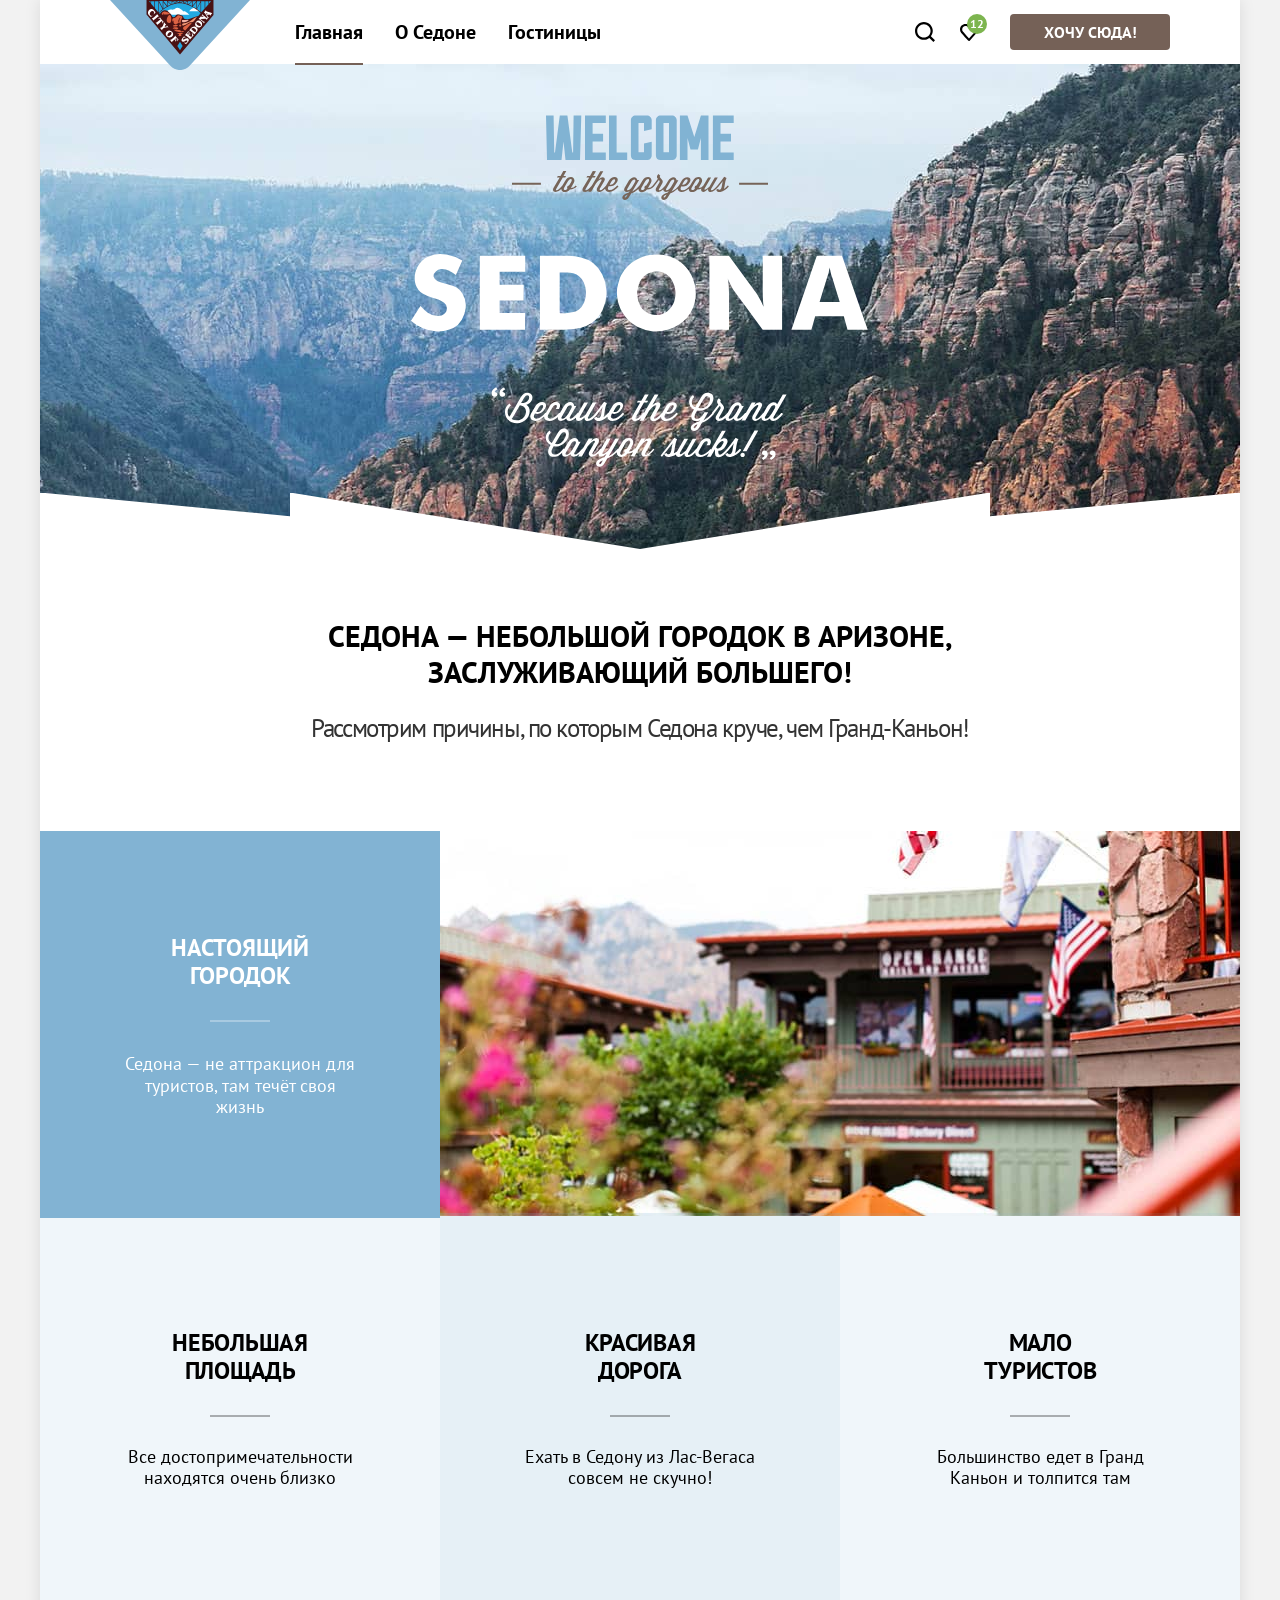
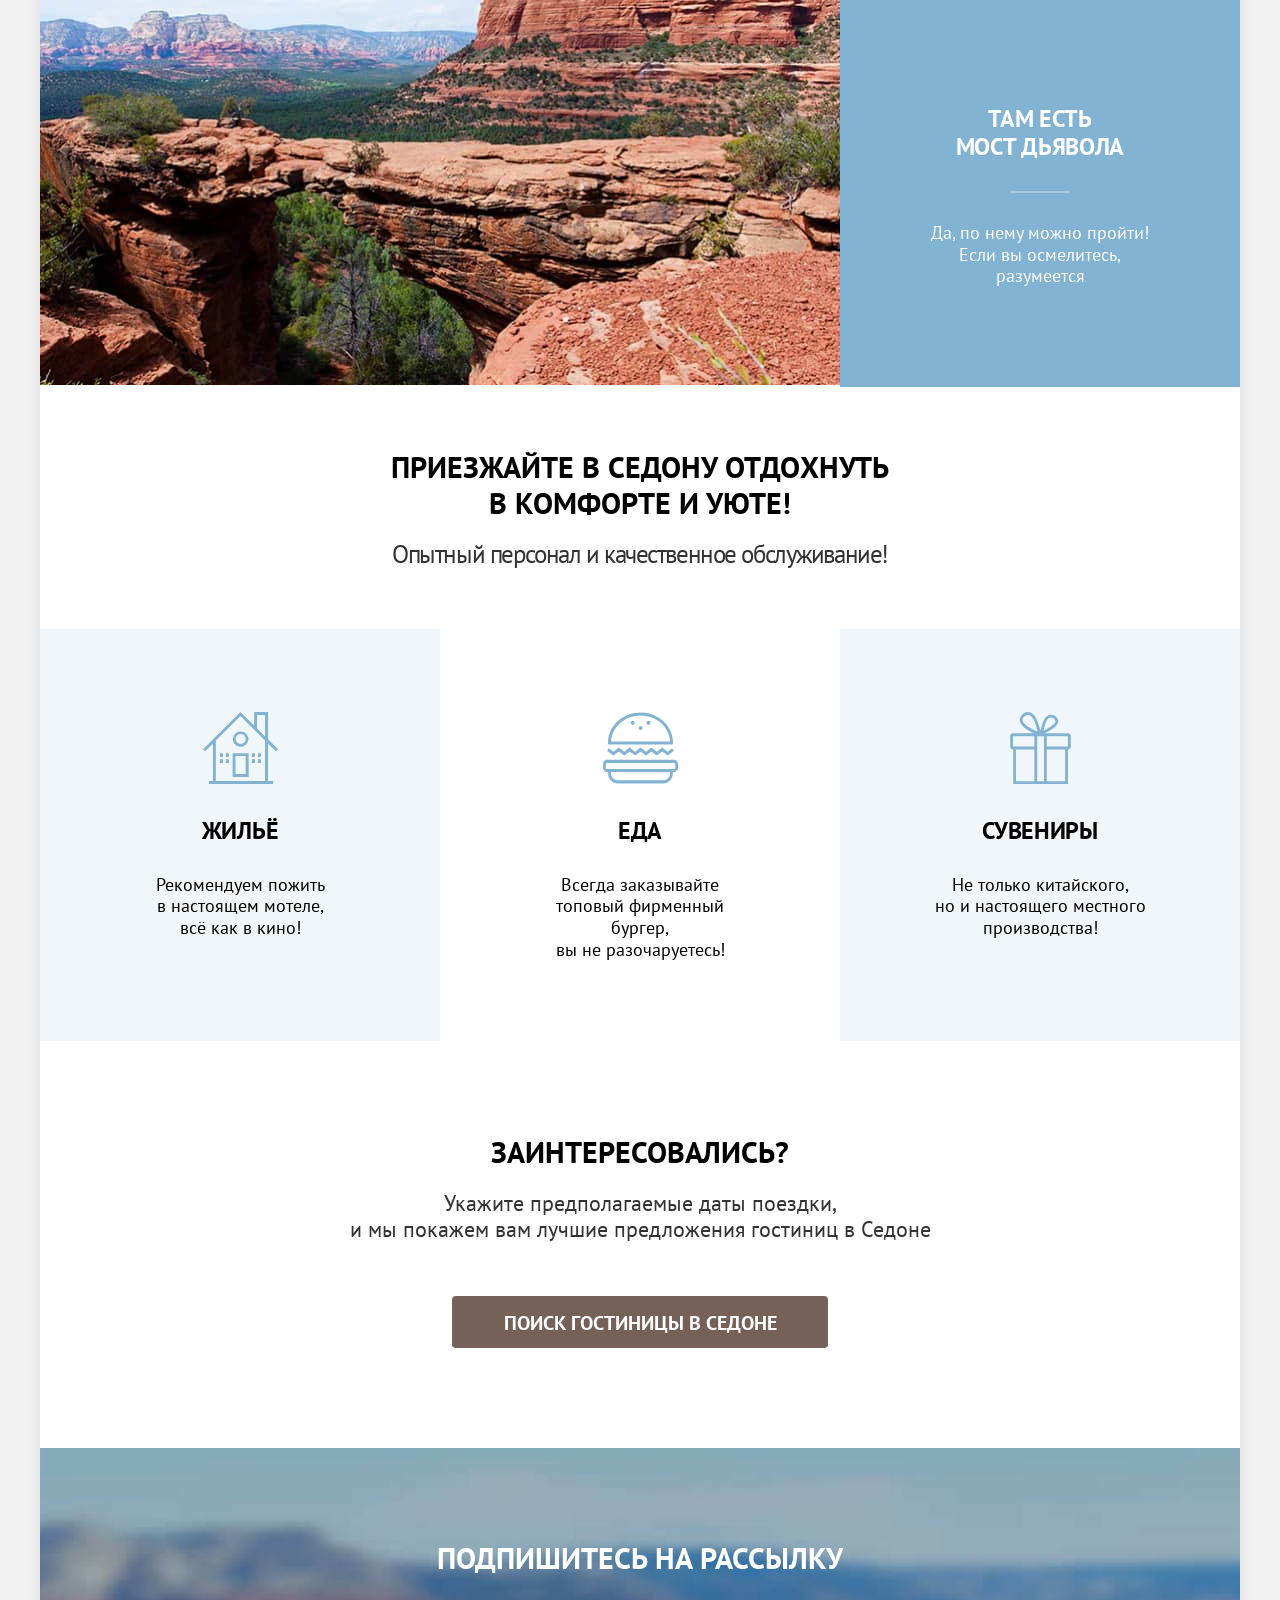
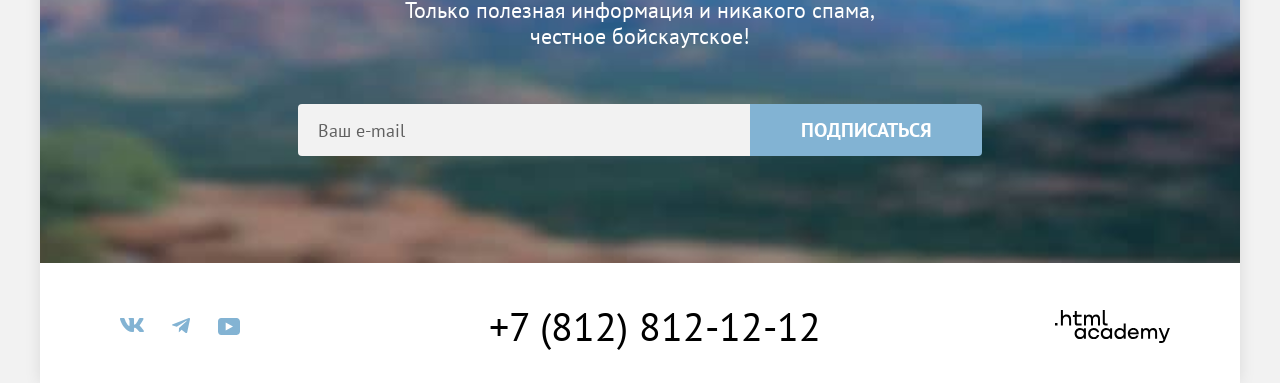
<file: index.html>
<!DOCTYPE html>
<html lang="ru">

  <head>
    <meta charset="utf-8">
    <title>HTML Academy: Седона</title>
    <link rel="stylesheet" href="styles/styles.css">
    <link rel="icon" type="image/png" sizes="32x32" href="images/favicon.png">
  </head>

  <body class="page">
    <div class="site-container">
      <header class="main-header">
        <a class="header-logo-link" href="index.html">
          <img class="header-logo-img" src="images/index/logo.svg" alt="Логотип" width="140" height="64">
        </a>

        <nav class="navigation">
          <ul class="navigation-list">
            <li class="navigation-item">
              <a class="navigation-link navigation-link-current" href="index.html">Главная</a>
            </li>
            <li class="navigation-item">
              <a class="navigation-link" href="#">О Седоне</a>
            </li>
            <li class="navigation-item">
              <a class="navigation-link" href="catalog.html">Гостиницы</a>
            </li>
          </ul>

          <ul class="navigation-user">
            <li class="navigation-item">
              <a class="navigation-link navigation-link-search" href="#">
                <span class="visually-hidden">Поиск</span>
              </a>
            </li>
            <li class="navigation-item navigation-item-favorite">
              <a class="navigation-link navigation-link-favorite" href="#">
                <span class="visually-hidden">Избранное</span>
                <span class="favorite-count">12</span>
              </a>
            </li>
            <li class="navigation-item">
              <a class="navigation-button">Хочу сюда!</a>
            </li>
          </ul>
        </nav>
      </header>

      <main class="main-index">
        <div class="welcome">
          <h1 class="visually-hidden">Sedona</h1>
          <img class="main-logo-img" src="images/index/welcome.svg"
            alt="Добро пожаловать в великолепную Седону" width="458" height="352">
        </div>

        <div class="welcome-text-block">
          <h2 class="welcome-title">
            Седона — небольшой городок в Аризоне,<br>
            заслуживающий большего!
          </h2>
          <p class="welcome-text">Рассмотрим причины, по которым Седона круче, чем Гранд-Каньон!</p>
        </div>

        <div class="advantages">
          <div class="advantages-block">
            <div class="advantages-text-content">
              <h3 class="advantages-title-main advantages-title-with-line">Настоящий<br> городок</h3>
              <p class="advantages-text">
                Седона — не аттракцион для<br>
                туристов, там течёт своя<br>
                жизнь
              </p>
            </div>
            <img src="images/index/advantages-image/advantage-1.jpg" alt="Природа Седоны" height="385" width="800">
          </div>

          <ul class="advantages-list">
            <li class="advantages-item advantages-item-line">
              <h3 class="advantages-title">
                НЕБОЛЬШАЯ<br>
                ПЛОЩАДЬ
              </h3>
              <p class="advantages-text">
                Все достопримечательности<br>
                находятся очень близко
              </p>
            </li>
            <li class="advantages-item advantages-item-line">
              <h3 class="advantages-title">
                КРАСИВАЯ<br>
                ДОРОГА
              </h3>
              <p class="advantages-text">
                Ехать в Седону из Лас-Вегаса<br>
                совсем не скучно!
              </p>
            </li>
            <li class="advantages-item advantages-item-line">
              <h3 class="advantages-title">
                МАЛО<br>
                ТУРИСТОВ
              </h3>
              <p class="advantages-text">
                Большинство едет в Гранд<br>
                Каньон и толпится там
              </p>
            </li>
          </ul>

          <div class="advantages-block advantages-block-reverse">
            <img src="images/index/advantages-image/advantage-2.jpg" alt="Мост Дьявола" height="385" width="800">
            <div class="advantages-text-content">
              <h3 class="advantages-title advantages-title-with-line">Там есть <br> мост дьявола</h3>
              <p class="advantages-text">
                Да, по нему можно пройти!<br>
                Если вы осмелитесь,<br>
                разумеется
              </p>
            </div>
          </div>
        </div>

        <div class="welcome-block">
          <h2 class="welcome-title-main">
            Приезжайте в Седону отдохнуть<br>
            в комфорте и уюте!
          </h2>
          <p class="welcome-text">
            Опытный персонал и качественное обслуживание!
          </p>
        </div>

        <ul class="advantages-list-icons">
          <li class="advantages-item-house">
            <img src="images/index/advantages-icon/house.svg" alt="Жилье" width="75" height="72">
            <h3 class="advantages-title">Жильё</h3>
            <p class="advantages-text">
              Рекомендуем пожить<br>
              в настоящем мотеле,<br>
              всё как в кино!
            </p>
          </li>
          <li class="advantages-item-food">
            <img src="images/index/advantages-icon/food.svg" alt="Еда" width="75" height="72">
            <h3 class="advantages-title">Еда</h3>
            <p class="advantages-text">
              Всегда заказывайте<br>
              топовый фирменный бургер,<br>
              вы не разочаруетесь!
            </p>
          </li>
          <li class="advantages-item-souvenir">
            <img src="images/index/advantages-icon/souvenir.svg" alt="Сувениры" width="75" height="72">
            <h3 class="advantages-title">Сувениры</h3>
            <p class="advantages-text">
              Не только китайского,<br>
              но и настоящего местного<br>
              производства!
            </p>
          </li>
        </ul>

        <div class="hotel-search">
          <h2 class="welcome-title-hotel">Заинтересовались?</h2>
          <p class="hotel-search-text">Укажите предполагаемые даты поездки,<br>
            и мы покажем вам лучшие предложения гостиниц в Седоне</p>
          <button class="hotel-search-button" type="button">Поиск гостиницы в Седоне</button>
        </div>

        <div class="subscribe">
          <h2 class="welcome-title-subscribe">Подпишитесь на рассылку</h2>
          <p class="welcome-text-subscribe">Только полезная информация и никакого спама,<br>
            честное бойскаутское!</p>
          <form class="subscribe-form" action="https://echo.htmlacademy.ru" method="post">
            <label for="subscribe-email" class="visually-hidden">Ваш e-mail</label>
            <input id="subscribe-email" class="subscribe-email" type="email" name="email" placeholder="Ваш e-mail"
              required>
            <button class="subscribe-button" type="submit">Подписаться</button>
          </form>
        </div>

        <div class="modal-overlay modal-overlay-hidden">
          <div class="modal">
            <button class="modal-close-button" type="button">
              <span class="visually-hidden">Закрыть</span>
            </button>
            <h2 class="modal-title">Поиск гостиницы в Седоне</h2>
            <form class="modal-form" action="https://echo.htmlacademy.ru" method="post">

              <div class="modal-field">
                <div class="modal-field-row">
                  <label class="modal-label" for="arrival-date">Дата Заезда:</label>
                  <div class="modal-input-wrapper">
                    <input class="modal-input" type="text" id="arrival-date" name="arrival-date" value="27 апреля 2020">
                    <span class="modal-input-icon calendar-icon"></span>
                  </div>
                </div>
                <div class="modal-message modal-message-error">Мы не можем отправить вас в прошлое.</div>
              </div>

              <div class="modal-field">
                <div class="modal-field-row-2">
                  <label class="modal-label" for="departure-date">Дата Выезда:</label>
                  <div class="modal-input-wrapper">
                    <input class="modal-input" type="text" id="departure-date" name="departure-date"
                      value="1 сентября 2023">
                    <span class="modal-input-icon calendar-icon"></span>
                  </div>
                </div>
                <div class="modal-message modal-message-success">На эти даты есть свободные номера. Пока есть.</div>
              </div>

              <div class="modal-row">

                <div class="modal-counter-field">
                  <div class="modal-counter-row">
                    <label class="modal-counter-label" for="adults">Взрослые:</label>
                    <div class="modal-counter">
                      <button class="modal-counter-btn modal-counter-minus" type="button">—</button>
                      <input class="modal-counter-input" type="text" id="adults" name="adults" value="2">
                      <button class="modal-counter-btn modal-counter-plus" type="button">+</button>
                    </div>
                  </div>
                </div>


                <div class="modal-counter-field">
                  <div class="modal-counter-row">
                    <div class="modal-counter-label-wrapper">
                      <label class="modal-counter-label" for="children">Дети:</label>
                      <div class="modal-tooltip">
                        <button class="modal-tooltip-btn" type="button">i</button>
                        <div class="modal-tooltip-text">
                          Укажите количество детей, которые будут с вами, возраст которых от 6 до 18 лет. Дети до 6 лет
                          размещаются <br> бесплатно.
                        </div>


                      </div>
                    </div>
                    <div class="modal-counter">
                      <button class="modal-counter-btn modal-counter-minus" type="button">—</button>
                      <input class="modal-counter-input" type="text" id="children" name="children" value="2">
                      <button class="modal-counter-btn modal-counter-plus" type="button">+</button>
                    </div>
                  </div>
                </div>
              </div>

              <button class="modal-submit-btn" type="submit">Найти</button>
            </form>
          </div>
        </div>
      </main>

      <footer class="page-footer">
        <ul class="footer-social-list">
          <li class="footer-social-item">
            <a class="footer-social-link footer-social-link-vk" href="https://vk.com/htmlacademy">
              <span class="visually-hidden">Вконтакте</span>
            </a>
          </li>
          <li class="footer-social-item">
            <a class="footer-social-link footer-social-link-telegram" href="https://t.me/htmlacademy">
              <span class="visually-hidden">Телеграм</span>
            </a>
          </li>
          <li class="footer-social-item">
            <a class="footer-social-link footer-social-link-youtube" href="https://www.youtube.com/user/htmlacademyru">
              <span class="visually-hidden">Ютуб</span>
            </a>
          </li>
        </ul>

        <div class="footer-contact">
          <a class="footer-contact-item" href="tel:78128121212">+7 (812) 812-12-12</a>
        </div>

        <div class="footer-logo">
          <a class="footer-logo-link" href="https://htmlacademy.ru/intensive/htmlcss">
            <img class="footer-logo-img" src="images/index/html-academy.svg" alt="Логотип HTML Academy" width="115"
              height="33">
          </a>
        </div>
      </footer>
    </div>

    <script>
      const modal = document.querySelector('.modal-overlay');
      const openBtn = document.querySelector('.hotel-search-button');
      const closeBtn = document.querySelector('.modal-close-button');

      openBtn.addEventListener('click', () => {
        modal.classList.remove('modal-overlay-hidden');
      });

      closeBtn.addEventListener('click', () => {
        modal.classList.add('modal-overlay-hidden');
      });

      modal.addEventListener('click', (e) => {
        if (e.target === modal) {
          modal.classList.add('modal-overlay-hidden');
        }
      });
    </script>

  </body>

</html>
</file>
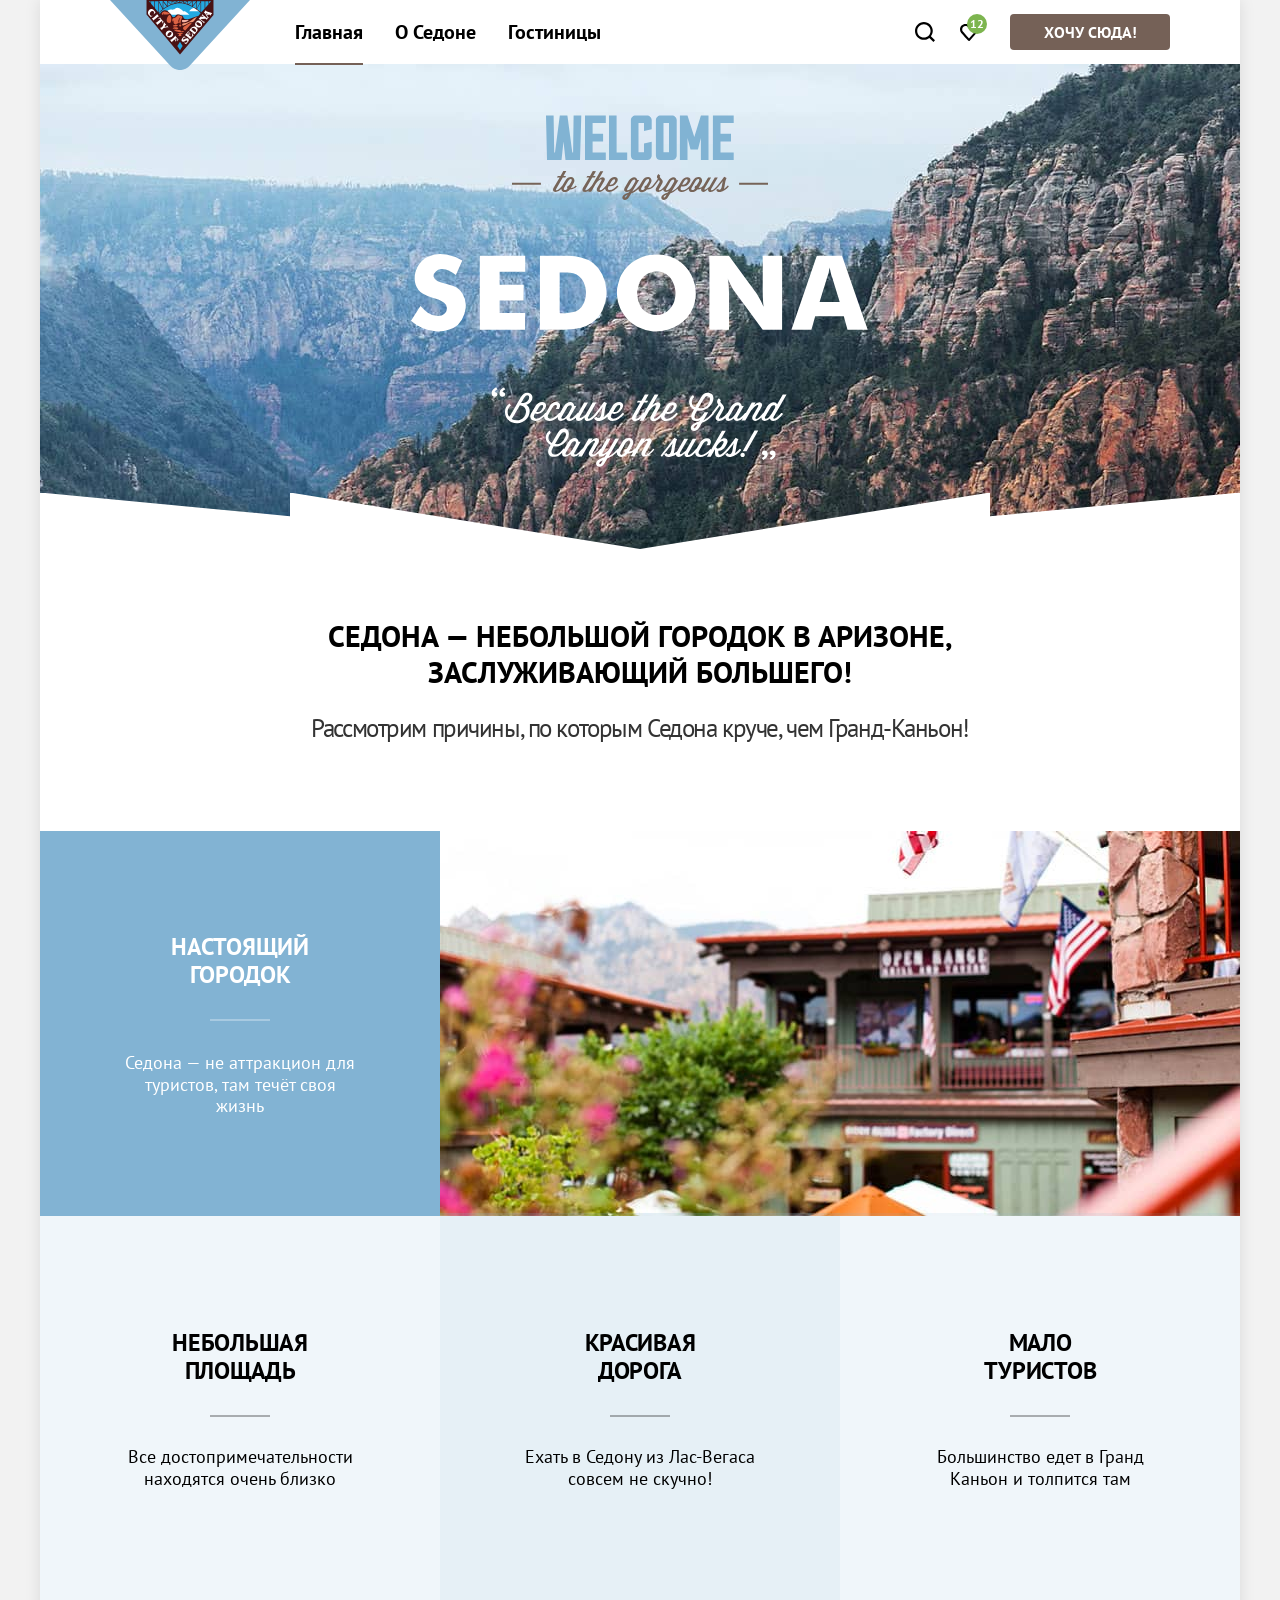
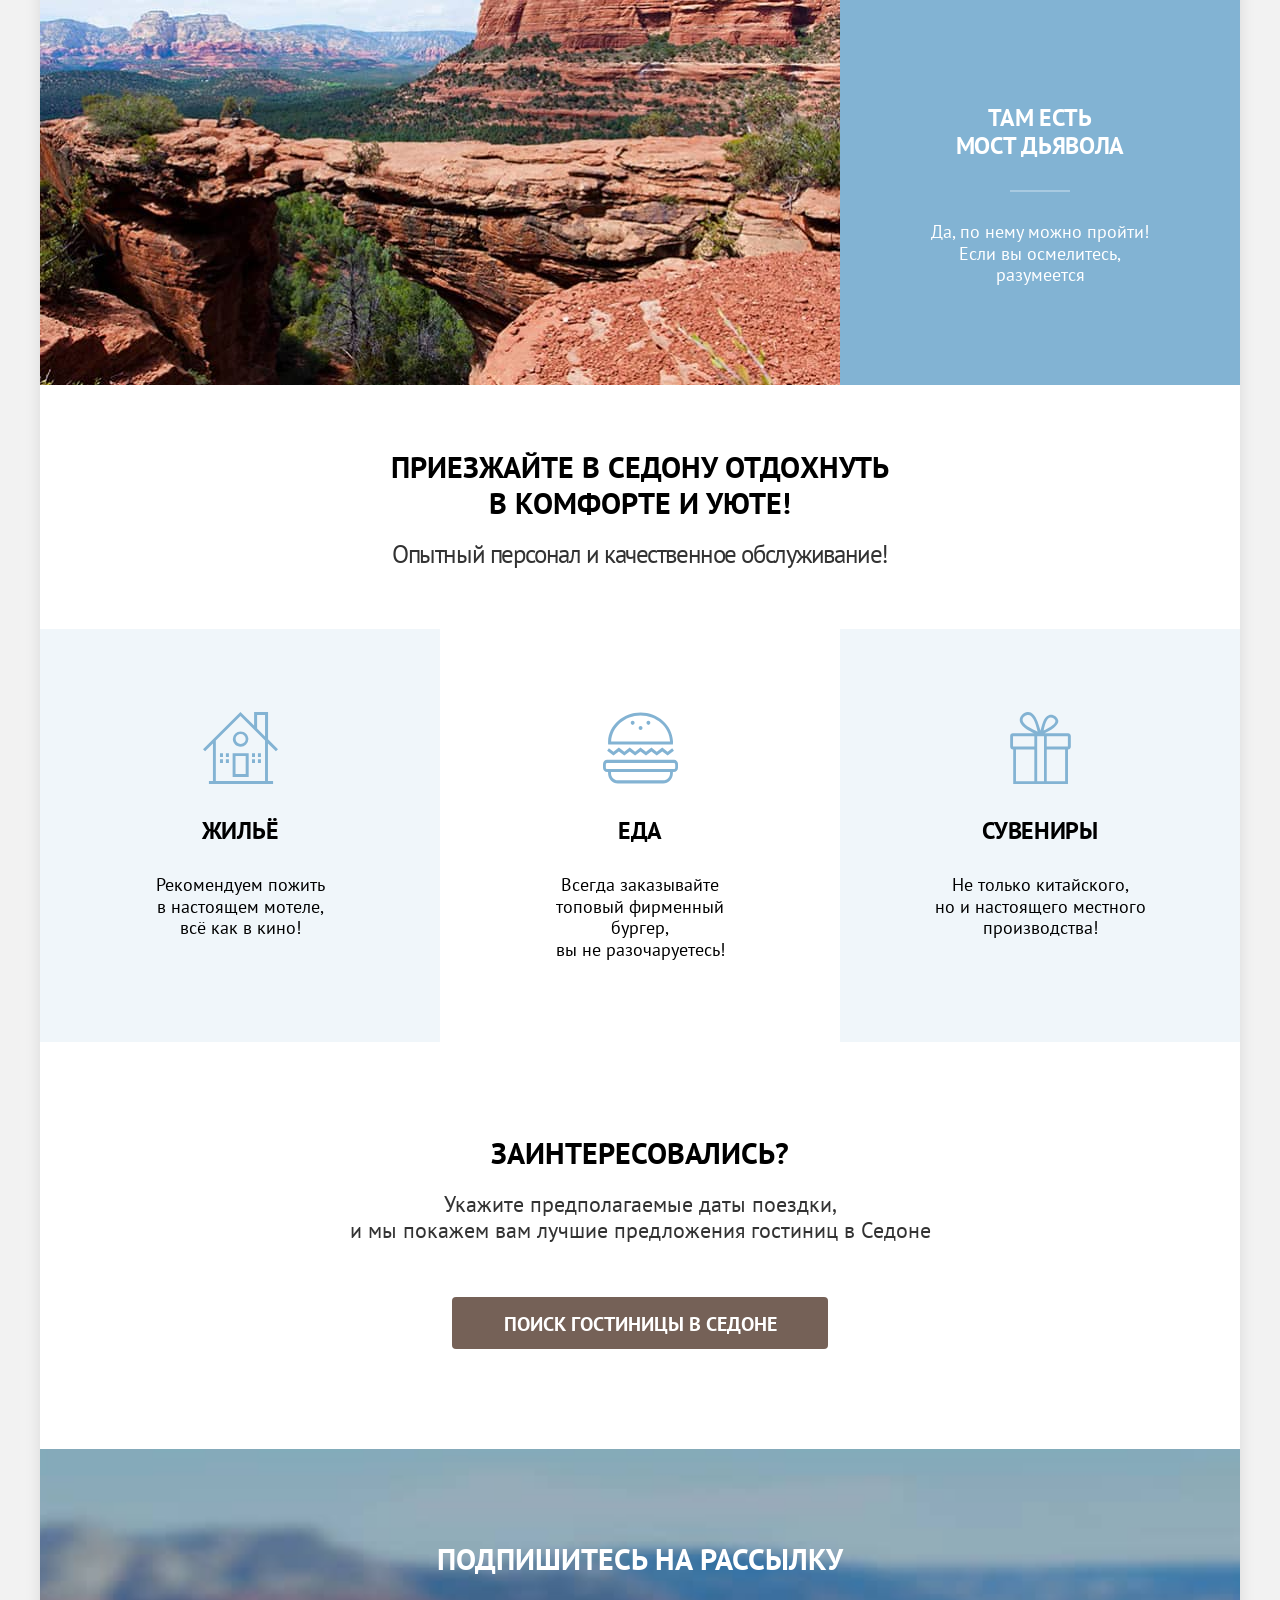
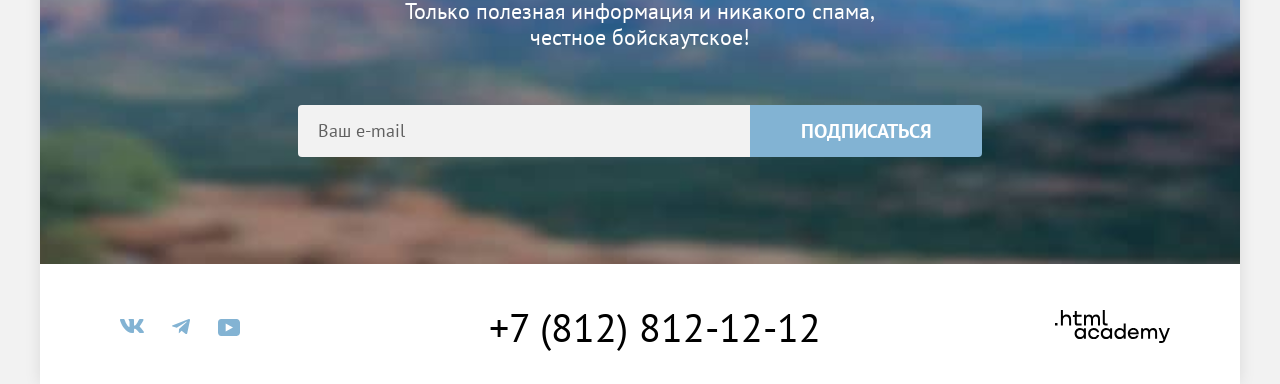
<file: 1/index.html>
<!DOCTYPE html>
<html lang="ru">

  <head>
    <meta charset="utf-8">
    <title>HTML Academy: Седона</title>
    <link rel="stylesheet" href="styles/styles.css">
    <link rel="icon" type="image/png" sizes="32x32" href="images/favicon.png">
    <base href="https://htmlacademy-htmlcss.github.io/1914907-sedona-2/1/">
</head>

  <body class="page">
    <div class="site-container">
      <header class="main-header">
        <a class="header-logo-link" href="index.html">
          <img class="header-logo-img" src="images/index/logo.svg" alt="Логотип" width="140" height="64">
        </a>

        <nav class="navigation">
          <ul class="navigation-list">
            <li class="navigation-item">
              <a class="navigation-link navigation-link-current" href="index.html">Главная</a>
            </li>
            <li class="navigation-item">
              <a class="navigation-link" href="#">О Седоне</a>
            </li>
            <li class="navigation-item">
              <a class="navigation-link" href="catalog.html">Гостиницы</a>
            </li>
          </ul>

          <ul class="navigation-user">
            <li class="navigation-item">
              <a class="navigation-link navigation-link-search" href="#">
                <span class="visually-hidden">Поиск</span>
              </a>
            </li>
            <li class="navigation-item navigation-item-favorite">
              <a class="navigation-link navigation-link-favorite" href="#">
                <span class="visually-hidden">Избранное</span>
                <span class="favorite-count">12</span>
              </a>
            </li>
            <li class="navigation-item">
              <a class="navigation-button">Хочу сюда!</a>
            </li>
          </ul>
        </nav>
      </header>

      <main class="main-index">
        <div class="welcome">
          <h1 class="visually-hidden">Sedona</h1>
          <img class="main-logo-img" src="images/index/welcome-to-Sedona.svg"
            alt="Добро пожаловать в великолепную Седону" width="458" height="352">
        </div>

        <div class="welcome-text-block">
          <h2 class="welcome-title">
            Седона — небольшой городок в Аризоне,<br>
            заслуживающий большего!
          </h2>
          <p class="welcome-text">Рассмотрим причины, по которым Седона круче, чем Гранд-Каньон!</p>
        </div>

        <div class="advantages">
          <div class="advantages-block">
            <div class="advantages-text-content">
              <h3 class="advantages-title-main advantages-title-with-line">Настоящий<br> городок</h3>
              <p class="advantages-text">
                Седона — не аттракцион для<br>
                туристов, там течёт своя<br>
                жизнь
              </p>
            </div>
            <img src="images/index/advantages-image/advantage-1.jpg" alt="Природа Седоны" height="385" width="800">
          </div>

          <ul class="advantages-list">
            <li class="advantages-item advantages-item-line">
              <h3 class="advantages-title">
                НЕБОЛЬШАЯ<br>
                ПЛОЩАДЬ
              </h3>
              <p class="advantages-text">
                Все достопримечательности<br>
                находятся очень близко
              </p>
            </li>
            <li class="advantages-item advantages-item-line">
              <h3 class="advantages-title">
                КРАСИВАЯ<br>
                ДОРОГА
              </h3>
              <p class="advantages-text">
                Ехать в Седону из Лас-Вегаса<br>
                совсем не скучно!
              </p>
            </li>
            <li class="advantages-item advantages-item-line">
              <h3 class="advantages-title">
                МАЛО<br>
                ТУРИСТОВ
              </h3>
              <p class="advantages-text">
                Большинство едет в Гранд<br>
                Каньон и толпится там
              </p>
            </li>
          </ul>

          <div class="advantages-block advantages-block-reverse">
            <img src="images/index/advantages-image/advantage-2.jpg" alt="Мост Дьявола" height="385" width="800">
            <div class="advantages-text-content">
              <h3 class="advantages-title advantages-title-with-line">Там есть <br> мост дьявола</h3>
              <p class="advantages-text">
                Да, по нему можно пройти!<br>
                Если вы осмелитесь,<br>
                разумеется
              </p>
            </div>
          </div>
        </div>

        <div class="welcome-block">
          <h2 class="welcome-title-main">
            Приезжайте в Седону отдохнуть<br>
            в комфорте и уюте!
          </h2>
          <p class="welcome-text">
            Опытный персонал и качественное обслуживание!
          </p>
        </div>

        <ul class="advantages-list-icons">
          <li class="advantages-item-house">
            <img src="images/index/advantages-icon/house.svg" alt="Жилье" width="75" height="72">
            <h3 class="advantages-title">Жильё</h3>
            <p class="advantages-text">
              Рекомендуем пожить<br>
              в настоящем мотеле,<br>
              всё как в кино!
            </p>
          </li>
          <li class="advantages-item-food">
            <img src="images/index/advantages-icon/food.svg" alt="Еда" width="75" height="72">
            <h3 class="advantages-title">Еда</h3>
            <p class="advantages-text">
              Всегда заказывайте<br>
              топовый фирменный бургер,<br>
              вы не разочаруетесь!
            </p>
          </li>
          <li class="advantages-item-souvenir">
            <img src="images/index/advantages-icon/souvenir.svg" alt="Сувениры" width="75" height="72">
            <h3 class="advantages-title">Сувениры</h3>
            <p class="advantages-text">
              Не только китайского,<br>
              но и настоящего местного<br>
              производства!
            </p>
          </li>
        </ul>

        <div class="hotel-search">
          <h2 class="welcome-title-hotel">Заинтересовались?</h2>
          <p class="hotel-search-text">Укажите предполагаемые даты поездки,<br>
            и мы покажем вам лучшие предложения гостиниц в Седоне</p>
          <button class="hotel-search-button" type="button">Поиск гостиницы в Седоне</button>
        </div>

        <div class="subscribe">
          <h2 class="welcome-title-subscribe">Подпишитесь на рассылку</h2>
          <p class="welcome-text-subscribe">Только полезная информация и никакого спама,<br>
            честное бойскаутское!</p>
          <form class="subscribe-form" action="https://echo.htmlacademy.ru" method="post">
            <label for="subscribe-email" class="visually-hidden">Ваш e-mail</label>
            <input id="subscribe-email" class="subscribe-email" type="email" name="email" placeholder="Ваш e-mail"
              required>
            <button class="subscribe-button" type="submit">Подписаться</button>
          </form>
        </div>

        <div class="modal-overlay modal-overlay-hidden">
          <div class="modal">
            <button class="modal-close-button" type="button">
              <span class="visually-hidden">Закрыть</span>
            </button>
            <h2 class="modal-title">Поиск гостиницы в Седоне</h2>
            <form class="modal-form" action="https://echo.htmlacademy.ru" method="post">

              <div class="modal-field">
                <div class="modal-field-row">
                  <label class="modal-label" for="arrival-date">Дата Заезда:</label>
                  <div class="modal-input-wrapper">
                    <input class="modal-input" type="text" id="arrival-date" name="arrival-date" value="27 апреля 2020">
                    <span class="modal-input-icon calendar-icon"></span>
                  </div>
                </div>
                <div class="modal-message modal-message-error">Мы не можем отправить вас в прошлое.</div>
              </div>

              <div class="modal-field">
                <div class="modal-field-row-2">
                  <label class="modal-label" for="departure-date">Дата Выезда:</label>
                  <div class="modal-input-wrapper">
                    <input class="modal-input" type="text" id="departure-date" name="departure-date"
                      value="1 сентября 2023">
                    <span class="modal-input-icon calendar-icon"></span>
                  </div>
                </div>
                <div class="modal-message modal-message-success">На эти даты есть свободные номера. Пока есть.</div>
              </div>

              <div class="modal-row">

                <div class="modal-counter-field">
                  <div class="modal-counter-row">
                    <label class="modal-counter-label" for="adults">Взрослые:</label>
                    <div class="modal-counter">
                      <button class="modal-counter-btn modal-counter-minus" type="button">—</button>
                      <input class="modal-counter-input" type="text" id="adults" name="adults" value="2">
                      <button class="modal-counter-btn modal-counter-plus" type="button">+</button>
                    </div>
                  </div>
                </div>


                <div class="modal-counter-field">
                  <div class="modal-counter-row">
                    <div class="modal-counter-label-wrapper">
                      <label class="modal-counter-label" for="children">Дети:</label>
                      <div class="modal-tooltip">
                        <button class="modal-tooltip-btn" type="button">i</button>
                        <div class="modal-tooltip-text">
                          Укажите количество детей, которые будут с вами, возраст которых от 6 до 18 лет. Дети до 6 лет
                          размещаются <br> бесплатно.
                        </div>


                      </div>
                    </div>
                    <div class="modal-counter">
                      <button class="modal-counter-btn modal-counter-minus" type="button">—</button>
                      <input class="modal-counter-input" type="text" id="children" name="children" value="2">
                      <button class="modal-counter-btn modal-counter-plus" type="button">+</button>
                    </div>
                  </div>
                </div>
              </div>

              <button class="modal-submit-btn" type="button">Найти</button>
            </form>
          </div>
        </div>
      </main>

      <footer class="page-footer">
        <ul class="footer-social-list">
          <li class="footer-social-item">
            <a class="footer-social-link footer-social-link-vk" href="https://vk.com/htmlacademy">
              <span class="visually-hidden">Вконтакте</span>
            </a>
          </li>
          <li class="footer-social-item">
            <a class="footer-social-link footer-social-link-telegram" href="https://t.me/htmlacademy">
              <span class="visually-hidden">Телеграм</span>
            </a>
          </li>
          <li class="footer-social-item">
            <a class="footer-social-link footer-social-link-youtube" href="https://www.youtube.com/user/htmlacademyru">
              <span class="visually-hidden">Ютуб</span>
            </a>
          </li>
        </ul>

        <div class="footer-contact">
          <a class="footer-contact-item" href="tel:78128121212">+7 (812) 812-12-12</a>
        </div>

        <div class="footer-logo">
          <a class="footer-logo-link" href="https://htmlacademy.ru/intensive/htmlcss">
            <img class="footer-logo-img" src="images/index/html-academy.svg" alt="Логотип HTML Academy" width="115"
              height="33">
          </a>
        </div>
      </footer>
    </div>

    <script>
      const modal = document.querySelector('.modal-overlay');
      const openBtn = document.querySelector('.hotel-search-button');
      const closeBtn = document.querySelector('.modal-close-button');

      openBtn.addEventListener('click', () => {
        modal.classList.remove('modal-overlay-hidden');
      });

      closeBtn.addEventListener('click', () => {
        modal.classList.add('modal-overlay-hidden');
      });

      modal.addEventListener('click', (e) => {
        if (e.target === modal) {
          modal.classList.add('modal-overlay-hidden');
        }
      });
    </script>

  </body>

</html>
</file>
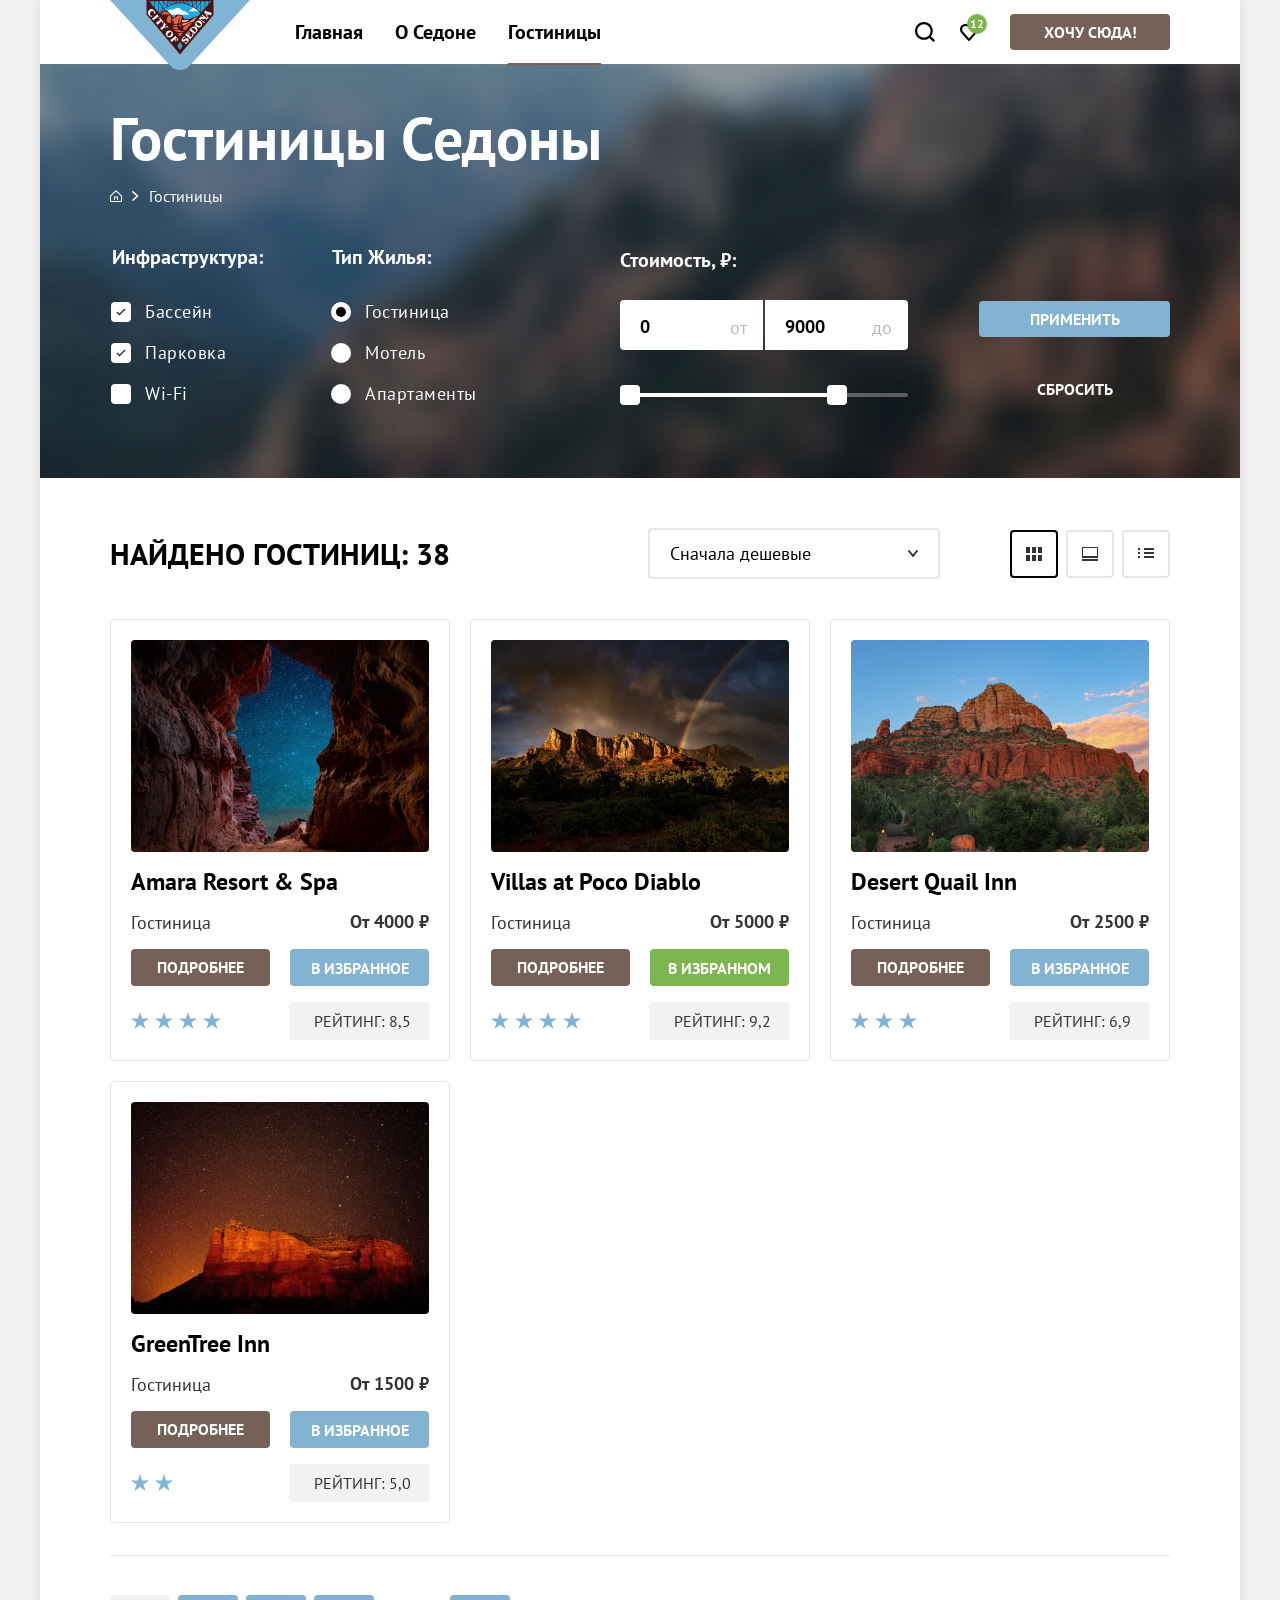
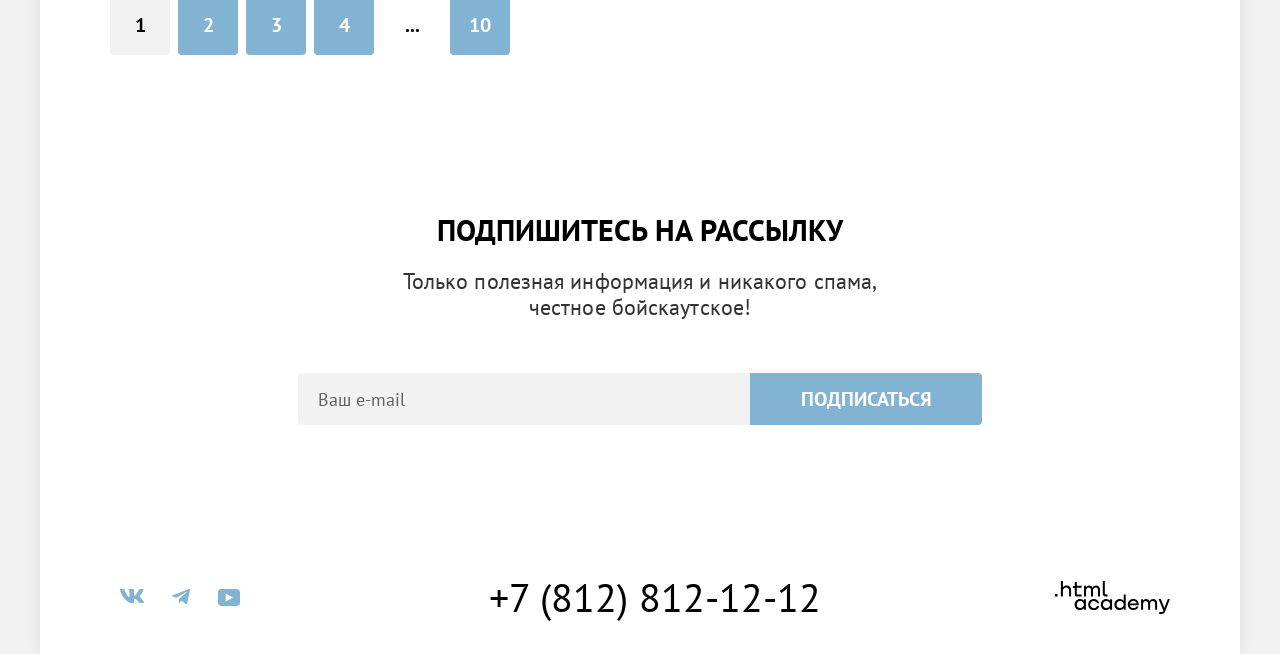
<file: catalog.html>
<!DOCTYPE html>
<html lang="ru">

  <head>
    <meta charset="utf-8">
    <title>HTML Academy: Гостиницы Седоны</title>
    <link rel="stylesheet" href="styles/styles.css">
    <link rel="icon" type="image/png" sizes="32x32" href="images/favicon.png">
  </head>

  <body class="page">
    <div class="site-container">
      <header class="main-header">
        <a class="header-logo-link" href="index.html">
          <img class="header-logo-img" src="images/index/logo.svg" alt="Логотип" width="140" height="64">
        </a>

        <nav class="navigation">
          <ul class="navigation-list">
            <li class="navigation-item">
              <a class="navigation-link" href="index.html">Главная</a>
            </li>
            <li class="navigation-item">
              <a class="navigation-link" href="#">О Седоне</a>
            </li>
            <li class="navigation-item">
              <a class="navigation-link navigation-link-current" href="catalog.html">Гостиницы</a>
            </li>
          </ul>

          <ul class="navigation-user">
            <li class="navigation-item">
              <a class="navigation-link navigation-link-search" href="#">
                <span class="visually-hidden">Поиск</span>
              </a>
            </li>
            <li class="navigation-item navigation-item-favorite">
              <a class="navigation-link navigation-link-favorite" href="#">
                <span class="visually-hidden">Избранное</span>
                <span class="favorite-count">12</span>
              </a>
            </li>
            <li class="navigation-item">
              <a class="navigation-button">Хочу сюда!</a>
            </li>
          </ul>
        </nav>
      </header>

      <main class="main-inner">
        <div class="catalog-filter">
          <h1 class="main-title">Гостиницы Седоны</h1>

          <div class="breadcrumbs">
            <ul class="breadcrumbs-list">
              <li class="breadcrumbs-item">
                <a class="breadcrumbs-item-link breadcrumbs-home" href="index.html">
                  <span class="visually-hidden">Главная</span>
                </a>
              </li>
              <li class="breadcrumbs-item">
                <span class="breadcrumbs-arrow"></span>
              </li>
              <li class="breadcrumbs-item">
                <span class="breadcrumbs-item-current">Гостиницы</span>
              </li>
            </ul>
          </div>

          <div class="filter-controls">
            <fieldset class="filter-group">
              <legend class="filter-title">Инфраструктура:</legend>
              <ul class="filter-list">
                <li>
                  <input class="filter-checkbox" type="checkbox" id="pool" checked>
                  <label class="filter-label" for="pool">Бассейн</label>
                </li>
                <li>
                  <input class="filter-checkbox" type="checkbox" id="parking" checked>
                  <label class="filter-label" for="parking">Парковка</label>
                </li>
                <li>
                  <input class="filter-checkbox" type="checkbox" id="wifi">
                  <label class="filter-label" for="wifi">Wi-Fi</label>
                </li>
              </ul>
            </fieldset>

            <fieldset class="filter-group">
              <legend class="filter-title">Тип Жилья:</legend>
              <ul class="filter-list">
                <li>
                  <input class="filter-radio" type="radio" name="housing-type" id="hotel" checked>
                  <label class="filter-label" for="hotel">Гостиница</label>
                </li>
                <li>
                  <input class="filter-radio" type="radio" name="housing-type" id="motel">
                  <label class="filter-label" for="motel">Мотель</label>
                </li>
                <li>
                  <input class="filter-radio" type="radio" name="housing-type" id="apartments">
                  <label class="filter-label" for="apartments">Апартаменты</label>
                </li>
              </ul>
            </fieldset>

            <div class="price-range-group">
              <h2 class="filter-title">Стоимость, ₽:</h2>
              <div class="price-inputs">
                <div class="price-input-wrapper">
                  <input class="price-input price-input-first" type="number" value="0">
                  <span class="price-text">от</span>
                </div>
                <div class="price-input-wrapper">
                  <input class="price-input price-input-last" type="number" value="9000">
                  <span class="price-text">до</span>
                </div>
              </div>
              <div class="price-slider-container">
                <div class="price-slider-track"></div>
                <div class="price-slider-range"></div>
                <div class="price-slider-min" tabindex="0"></div>
                <div class="price-slider-max" tabindex="0"></div>
              </div>
            </div>

            <div class="filter-buttons">
              <button class="filter-apply" type="submit">Применить</button>
              <button class="filter-reset" type="reset">Сбросить</button>
            </div>
          </div>
        </div>

        <div class="filter-results">
          <div class="search-line">
            <h2 class="search-result-title">Найдено гостиниц: 38</h2>
            <select class="search-sort-select">
              <option value="cheap">Сначала дешевые</option>
              <option value="expensive">Сначала дорогие</option>
              <option value="popular">Сначала популярные</option>
            </select>
            <ul class="search-view">
  <li class="search-view-item search-view-item-active">
    <a class="search-view-link" href="catalog.html?view=tile">
      <span class="visually-hidden">Плитка</span>
      <svg class="search-view-icon" width="16" height="14" viewBox="0 0 16 14" fill="none"
        xmlns="http://www.w3.org/2000/svg">
        <rect x="0" y="0" width="4" height="6" fill="#333333" />
        <rect x="6" y="0" width="4" height="6" fill="#333333" />
        <rect x="12" y="0" width="4" height="6" fill="#333333" />
        <rect x="0" y="8" width="4" height="6" fill="#333333" />
        <rect x="6" y="8" width="4" height="6" fill="#333333" />
        <rect x="12" y="8" width="4" height="6" fill="#333333" />
      </svg>
    </a>
  </li>
  <li class="search-view-item">
    <a class="search-view-link" href="catalog.html?view=card">
      <span class="visually-hidden">Сетка</span>
      <svg class="search-view-icon" width="16" height="14" viewBox="0 0 16 14" fill="none"
        xmlns="http://www.w3.org/2000/svg">
        <rect x="0" y="0" width="16" height="10" fill="none" stroke="#333333" stroke-width="2" />
        <rect x="0" y="12" width="16" height="2" fill="#333333" />
      </svg>
    </a>
  </li>
  <li class="search-view-item">
    <a class="search-view-link" href="catalog.html?view=list">
      <span class="visually-hidden">Список</span>
      <svg class="search-view-icon" width="16" height="14" viewBox="0 0 16 14" fill="none"
        xmlns="http://www.w3.org/2000/svg">
        <rect x="0" y="1" width="2" height="2" fill="#333333" />
        <rect x="6" y="1" width="10" height="2" fill="#333333" />
        <rect x="0" y="5" width="2" height="2" fill="#333333" />
        <rect x="6" y="5" width="10" height="2" fill="#333333" />
        <rect x="0" y="9" width="2" height="2" fill="#333333" />
        <rect x="6" y="9" width="10" height="2" fill="#333333" />
      </svg>
    </a>
  </li>
</ul>
          </div>

          <div class="filter-cards">
            <article class="product-card">
              <img class="product-card-image" src="images/catalog/hotels/hotel-1.jpg" alt="Amara Resort & Spa"
                width="300" height="212">
              <h3 class="product-title">Amara Resort & Spa</h3>
              <div class="product-info">
                <p class="product-type">Гостиница</p>
                <p class="product-price">От 4000 ₽</p>
              </div>
              <div class="product-actions">
                <a class="product-button product-button-details" href="#">Подробнее</a>
                <button class="product-button product-button-favorite" type="button">В избранное</button>
              </div>
              <div class="product-footer">
                <div class="product-stars">
                  <img src="images/catalog/star.svg" alt="Звезда" width="18" height="17">
                  <img src="images/catalog/star.svg" alt="Звезда" width="18" height="17">
                  <img src="images/catalog/star.svg" alt="Звезда" width="18" height="17">
                  <img src="images/catalog/star.svg" alt="Звезда" width="18" height="17">
                </div>
                <p class="product-rating">Рейтинг: 8,5</p>
              </div>
            </article>

            <article class="product-card">
              <img class="product-card-image" src="images/catalog/hotels/hotel-2.jpg" alt="Villas at Poco Diablo"
                width="300" height="212">
              <h3 class="product-title">Villas at Poco Diablo</h3>
              <div class="product-info">
                <p class="product-type">Гостиница</p>
                <p class="product-price">От 5000 ₽</p>
              </div>
              <div class="product-actions">
                <a class="product-button product-button-details" href="#">Подробнее</a>
                <button class="product-button product-button-favorite-active" type="button">В избранном</button>
              </div>
              <div class="product-footer">
                <div class="product-stars">
                  <img src="images/catalog/star.svg" alt="Звезда" width="18" height="17">
                  <img src="images/catalog/star.svg" alt="Звезда" width="18" height="17">
                  <img src="images/catalog/star.svg" alt="Звезда" width="18" height="17">
                  <img src="images/catalog/star.svg" alt="Звезда" width="18" height="17">
                </div>
                <p class="product-rating">Рейтинг: 9,2</p>
              </div>
            </article>

            <article class="product-card">
              <img class="product-card-image" src="images/catalog/hotels/hotel-3.jpg" alt="Desert Quail Inn" width="300"
                height="212">
              <h3 class="product-title">Desert Quail Inn</h3>
              <div class="product-info">
                <p class="product-type">Гостиница</p>
                <p class="product-price">От 2500 ₽</p>
              </div>
              <div class="product-actions">
                <a class="product-button product-button-details" href="#">Подробнее</a>
                <button class="product-button product-button-favorite" type="button">В избранное</button>
              </div>
              <div class="product-footer">
                <div class="product-stars">
                  <img src="images/catalog/star.svg" alt="Звезда" width="18" height="17">
                  <img src="images/catalog/star.svg" alt="Звезда" width="18" height="17">
                  <img src="images/catalog/star.svg" alt="Звезда" width="18" height="17">
                </div>
                <p class="product-rating">Рейтинг: 6,9</p>
              </div>
            </article>

            <article class="product-card">
              <img class="product-card-image" src="images/catalog/hotels/hotel-4.jpg" alt="GreenTree Inn" width="300"
                height="212">
              <h3 class="product-title">GreenTree Inn</h3>
              <div class="product-info">
                <p class="product-type">Гостиница</p>
                <p class="product-price">От 1500 ₽</p>
              </div>
              <div class="product-actions">
                <a class="product-button product-button-details" href="#">Подробнее</a>
                <button class="product-button product-button-favorite" type="button">В избранное</button>
              </div>
              <div class="product-footer">
                <div class="product-stars">
                  <img src="images/catalog/star.svg" alt="Звезда" width="18" height="17">
                  <img src="images/catalog/star.svg" alt="Звезда" width="18" height="17">
                </div>
                <p class="product-rating">Рейтинг: 5,0</p>
              </div>
            </article>
          </div>

          <div class="pagination">
            <ol class="pagination-list">
              <li class="pagination-item pagination-item-active">
                <a class="pagination-link" href="#">1</a>
              </li>
              <li class="pagination-item">
                <a class="pagination-link" href="#">2</a>
              </li>
              <li class="pagination-item">
                <a class="pagination-link" href="#">3</a>
              </li>
              <li class="pagination-item">
                <a class="pagination-link" href="#">4</a>
              </li>
              <li class="pagination-item pagination-item-dots">
                <span class="pagination-dots">...</span>
              </li>
              <li class="pagination-item">
                <a class="pagination-link" href="#">10</a>
              </li>
            </ol>
          </div>
        </div>
      </main>

      <div class="subscribe-catalog">
        <h2 class="welcome-title">Подпишитесь на рассылку</h2>
        <p class="welcome-text">Только полезная информация и никакого спама, <br>
          честное бойскаутское!</p>
        <form class="subscribe-form" action="https://echo.htmlacademy.ru" method="post">
          <label for="subscribe-email-catalog" class="visually-hidden">Ваш e-mail</label>
          <input id="subscribe-email-catalog" class="subscribe-email" type="email" name="email" placeholder="Ваш e-mail"
            required>
          <button class="subscribe-button" type="submit">Подписаться</button>
        </form>
      </div>

      <footer class="page-footer">
        <ul class="footer-social-list">
          <li class="footer-social-item">
            <a class="footer-social-link footer-social-link-vk" href="https://vk.com/htmlacademy">
              <span class="visually-hidden">Вконтакте</span>
            </a>
          </li>
          <li class="footer-social-item">
            <a class="footer-social-link footer-social-link-telegram" href="https://t.me/htmlacademy">
              <span class="visually-hidden">Телеграм</span>
            </a>
          </li>
          <li class="footer-social-item">
            <a class="footer-social-link footer-social-link-youtube" href="https://www.youtube.com/user/htmlacademyru">
              <span class="visually-hidden">Ютуб</span>
            </a>
          </li>
        </ul>

        <div class="footer-contact">
          <a class="footer-contact-item" href="tel:78128121212">+7 (812) 812-12-12</a>
        </div>

        <div class="footer-logo">
          <a class="footer-logo-link" href="https://htmlacademy.ru/intensive/htmlcss">
            <img class="footer-logo-img" src="images/index/html-academy.svg" alt="Логотип HTML Academy" width="115"
              height="33">
          </a>
        </div>
      </footer>
    </div>
  </body>

</html>
</file>
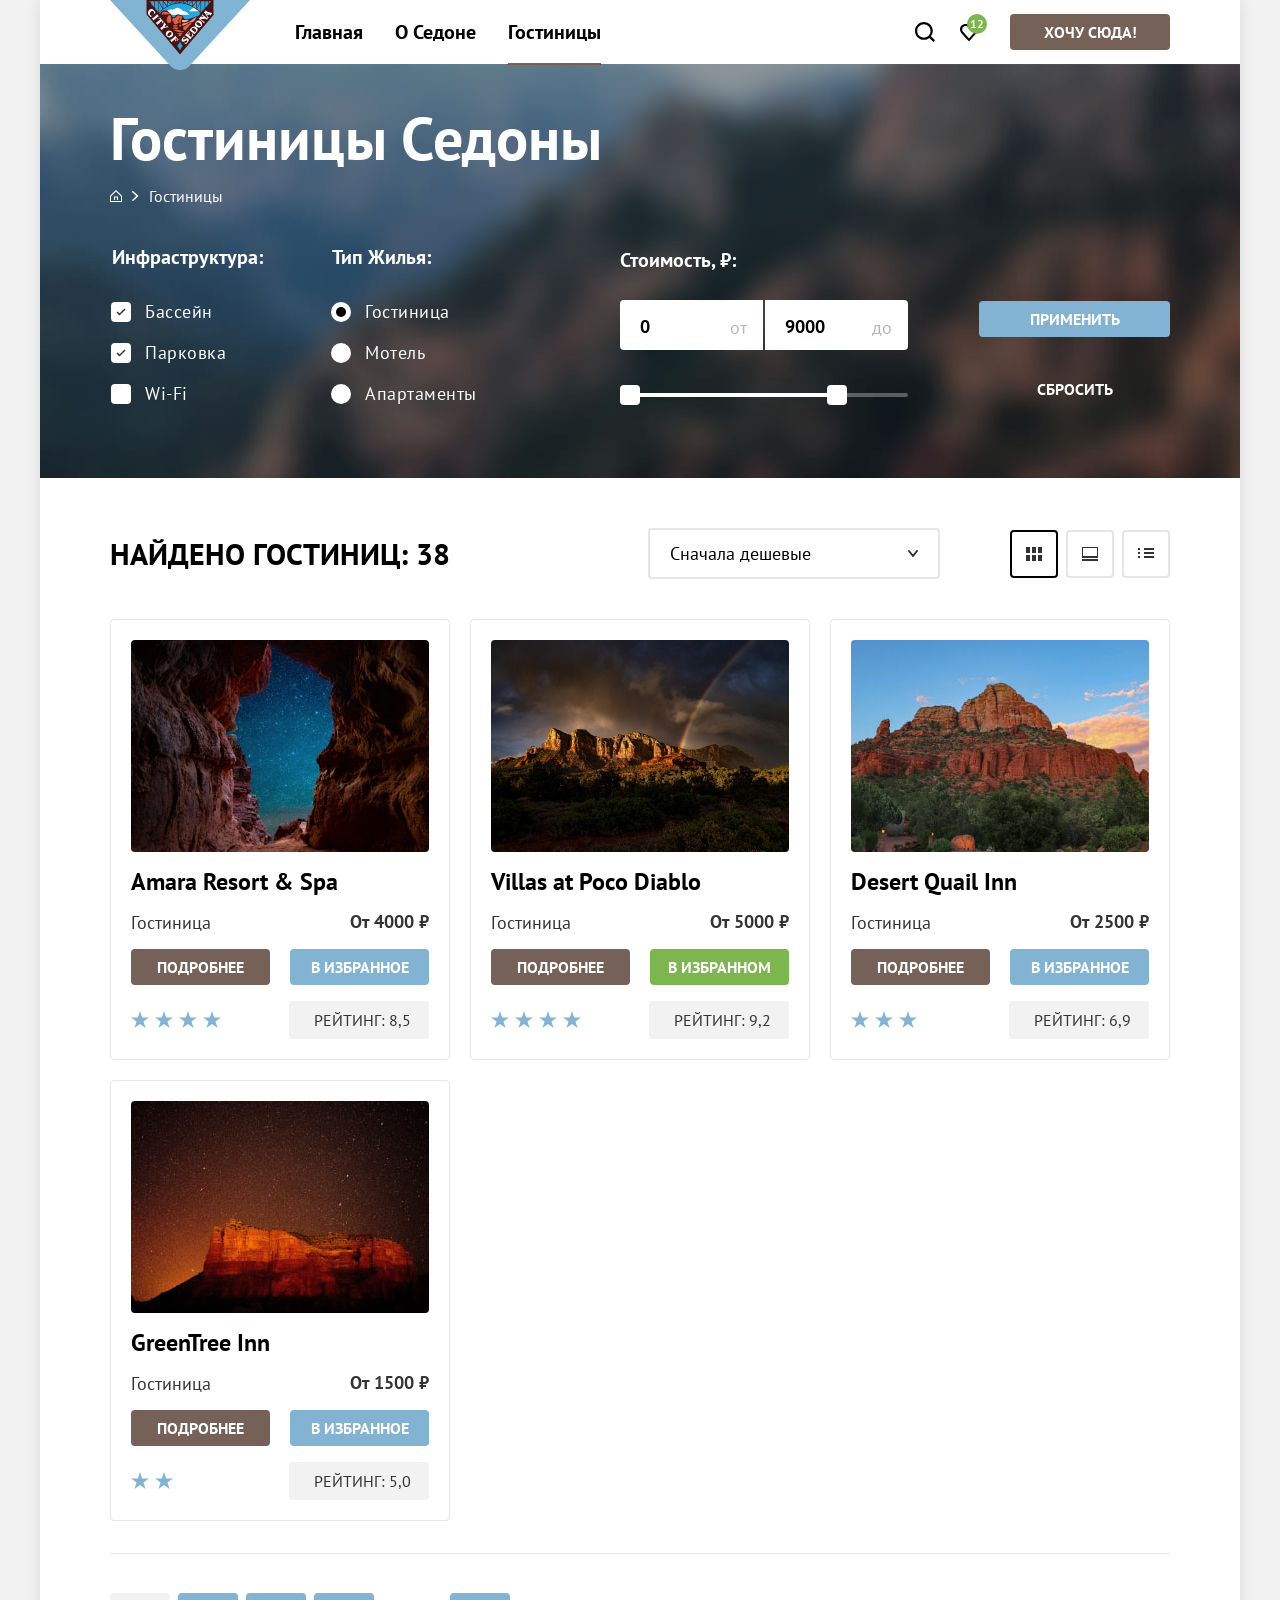
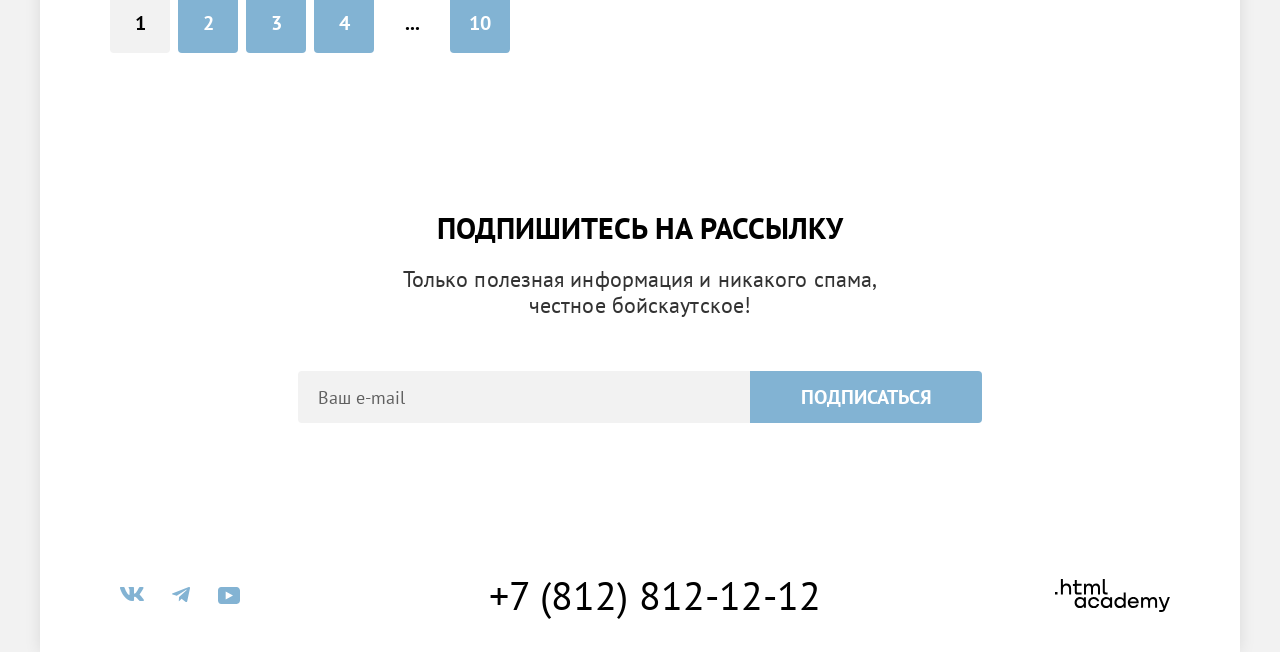
<file: 1/catalog.html>
<!DOCTYPE html>
<html lang="ru">

  <head>
    <meta charset="utf-8">
    <title>HTML Academy: Гостиницы Седоны</title>
    <link rel="stylesheet" href="styles/styles.css">
    <link rel="icon" type="image/png" sizes="32x32" href="images/favicon.png">
    <base href="https://htmlacademy-htmlcss.github.io/1914907-sedona-2/1/">
</head>

  <body class="page">
    <div class="site-container">
      <header class="main-header">
        <a class="header-logo-link" href="index.html">
          <img class="header-logo-img" src="images/index/logo.svg" alt="Логотип" width="140" height="64">
        </a>

        <nav class="navigation">
          <ul class="navigation-list">
            <li class="navigation-item">
              <a class="navigation-link" href="index.html">Главная</a>
            </li>
            <li class="navigation-item">
              <a class="navigation-link" href="#">О Седоне</a>
            </li>
            <li class="navigation-item">
              <a class="navigation-link navigation-link-current" href="catalog.html">Гостиницы</a>
            </li>
          </ul>

          <ul class="navigation-user">
            <li class="navigation-item">
              <a class="navigation-link navigation-link-search" href="#">
                <span class="visually-hidden">Поиск</span>
              </a>
            </li>
            <li class="navigation-item navigation-item-favorite">
              <a class="navigation-link navigation-link-favorite" href="#">
                <span class="visually-hidden">Избранное</span>
                <span class="favorite-count">12</span>
              </a>
            </li>
            <li class="navigation-item">
              <a class="navigation-button">Хочу сюда!</a>
            </li>
          </ul>
        </nav>
      </header>

      <main class="main-inner">
        <div class="catalog-filter">
          <h1 class="main-title">Гостиницы Седоны</h1>

          <div class="breadcrumbs">
            <ul class="breadcrumbs-list">
              <li class="breadcrumbs-item">
                <a class="breadcrumbs-item-link breadcrumbs-home" href="index.html">
                  <span class="visually-hidden">Главная</span>
                </a>
              </li>
              <li class="breadcrumbs-item">
                <span class="breadcrumbs-arrow"></span>
              </li>
              <li class="breadcrumbs-item">
                <span class="breadcrumbs-item-current">Гостиницы</span>
              </li>
            </ul>
          </div>

          <div class="filter-controls">
            <fieldset class="filter-group">
              <legend class="filter-title">Инфраструктура:</legend>
              <ul class="filter-list">
                <li>
                  <input class="filter-checkbox" type="checkbox" id="pool" checked>
                  <label class="filter-label" for="pool">Бассейн</label>
                </li>
                <li>
                  <input class="filter-checkbox" type="checkbox" id="parking" checked>
                  <label class="filter-label" for="parking">Парковка</label>
                </li>
                <li>
                  <input class="filter-checkbox" type="checkbox" id="wifi">
                  <label class="filter-label" for="wifi">Wi-Fi</label>
                </li>
              </ul>
            </fieldset>

            <fieldset class="filter-group">
              <legend class="filter-title">Тип Жилья:</legend>
              <ul class="filter-list">
                <li>
                  <input class="filter-radio" type="radio" name="housing-type" id="hotel" checked>
                  <label class="filter-label" for="hotel">Гостиница</label>
                </li>
                <li>
                  <input class="filter-radio" type="radio" name="housing-type" id="motel">
                  <label class="filter-label" for="motel">Мотель</label>
                </li>
                <li>
                  <input class="filter-radio" type="radio" name="housing-type" id="apartments">
                  <label class="filter-label" for="apartments">Апартаменты</label>
                </li>
              </ul>
            </fieldset>

            <div class="price-range-group">
              <h2 class="filter-title">Стоимость, ₽:</h2>
              <div class="price-inputs">
                <div class="price-input-wrapper">
                  <input class="price-input price-input-first" type="number" value="0">
                  <span class="price-text">от</span>
                </div>
                <div class="price-input-wrapper">
                  <input class="price-input price-input-last" type="number" value="9000">
                  <span class="price-text">до</span>
                </div>
              </div>
              <div class="price-slider-container">
                <div class="price-slider-track"></div>
                <div class="price-slider-range"></div>
                <div class="price-slider-min"></div>
                <div class="price-slider-max"></div>
              </div>
            </div>

            <div class="filter-buttons">
              <button class="filter-apply" type="button">Применить</button>
              <button class="filter-reset" type="button">Сбросить</button>
            </div>
          </div>
        </div>

        <div class="filter-results">
          <div class="search-line">
            <h2 class="search-result-title">Найдено гостиниц: 38</h2>
            <select class="search-sort-select">
              <option value="cheap">Сначала дешевые</option>
              <option value="expensive">Сначала дорогие</option>
              <option value="popular">Сначала популярные</option>
            </select>
            <ul class="search-view">
              <li class="search-view-item search-view-item-active">
                <a class="search-view-link" href="#">
                  <span class="visually-hidden">Плитка</span>
                  <svg class="search-view-icon" width="16" height="14" viewBox="0 0 16 14" fill="none"
                    xmlns="http://www.w3.org/2000/svg">
                    <rect x="0" y="0" width="4" height="6" fill="#333333" />
                    <rect x="6" y="0" width="4" height="6" fill="#333333" />
                    <rect x="12" y="0" width="4" height="6" fill="#333333" />
                    <rect x="0" y="8" width="4" height="6" fill="#333333" />
                    <rect x="6" y="8" width="4" height="6" fill="#333333" />
                    <rect x="12" y="8" width="4" height="6" fill="#333333" />
                  </svg>
                </a>
              </li>
              <li class="search-view-item">
                <a class="search-view-link" href="#">
                  <span class="visually-hidden">Сетка</span>
                  <svg class="search-view-icon" width="16" height="14" viewBox="0 0 16 14" fill="none"
                    xmlns="http://www.w3.org/2000/svg">
                    <rect x="0" y="0" width="16" height="10" fill="none" stroke="#333333" stroke-width="2" />
                    <rect x="0" y="12" width="16" height="2" fill="#333333" />
                  </svg>
                </a>
              </li>
              <li class="search-view-item">
                <a class="search-view-link" href="#">
                  <span class="visually-hidden">Список</span>
                  <svg class="search-view-icon" width="16" height="14" viewBox="0 0 16 14" fill="none"
                    xmlns="http://www.w3.org/2000/svg">
                    <rect x="0" y="1" width="2" height="2" fill="#333333" />
                    <rect x="6" y="1" width="10" height="2" fill="#333333" />
                    <rect x="0" y="5" width="2" height="2" fill="#333333" />
                    <rect x="6" y="5" width="10" height="2" fill="#333333" />
                    <rect x="0" y="9" width="2" height="2" fill="#333333" />
                    <rect x="6" y="9" width="10" height="2" fill="#333333" />
                  </svg>
                </a>
              </li>
            </ul>
          </div>

          <div class="filter-cards">
            <article class="product-card">
              <img class="product-card-image" src="images/catalog/hotels/hotel-1.jpg" alt="Amara Resort & Spa"
                width="300" height="212">
              <h3 class="product-title">Amara Resort & Spa</h3>
              <div class="product-info">
                <p class="product-type">Гостиница</p>
                <p class="product-price">От 4000 ₽</p>
              </div>
              <div class="product-actions">
                <button class="product-button product-button-details" type="button">Подробнее</button>
                <button class="product-button product-button-favorite" type="button">В избранное</button>
              </div>
              <div class="product-footer">
                <div class="product-stars">
                  <img src="images/catalog/star.svg" alt="Звезда" width="18" height="17">
                  <img src="images/catalog/star.svg" alt="Звезда" width="18" height="17">
                  <img src="images/catalog/star.svg" alt="Звезда" width="18" height="17">
                  <img src="images/catalog/star.svg" alt="Звезда" width="18" height="17">
                </div>
                <p class="product-rating">Рейтинг: 8,5</p>
              </div>
            </article>

            <article class="product-card">
              <img class="product-card-image" src="images/catalog/hotels/hotel-2.jpg" alt="Villas at Poco Diablo"
                width="300" height="212">
              <h3 class="product-title">Villas at Poco Diablo</h3>
              <div class="product-info">
                <p class="product-type">Гостиница</p>
                <p class="product-price">От 5000 ₽</p>
              </div>
              <div class="product-actions">
                <button class="product-button product-button-details" type="button">Подробнее</button>
                <button class="product-button product-button-favorite-active" type="button">В избранном</button>
              </div>
              <div class="product-footer">
                <div class="product-stars">
                  <img src="images/catalog/star.svg" alt="Звезда" width="18" height="17">
                  <img src="images/catalog/star.svg" alt="Звезда" width="18" height="17">
                  <img src="images/catalog/star.svg" alt="Звезда" width="18" height="17">
                  <img src="images/catalog/star.svg" alt="Звезда" width="18" height="17">
                </div>
                <p class="product-rating">Рейтинг: 9,2</p>
              </div>
            </article>

            <article class="product-card">
              <img class="product-card-image" src="images/catalog/hotels/hotel-3.jpg" alt="Desert Quail Inn" width="300"
                height="212">
              <h3 class="product-title">Desert Quail Inn</h3>
              <div class="product-info">
                <p class="product-type">Гостиница</p>
                <p class="product-price">От 2500 ₽</p>
              </div>
              <div class="product-actions">
                <button class="product-button product-button-details" type="button">Подробнее</button>
                <button class="product-button product-button-favorite" type="button">В избранное</button>
              </div>
              <div class="product-footer">
                <div class="product-stars">
                  <img src="images/catalog/star.svg" alt="Звезда" width="18" height="17">
                  <img src="images/catalog/star.svg" alt="Звезда" width="18" height="17">
                  <img src="images/catalog/star.svg" alt="Звезда" width="18" height="17">
                </div>
                <p class="product-rating">Рейтинг: 6,9</p>
              </div>
            </article>

            <article class="product-card">
              <img class="product-card-image" src="images/catalog/hotels/hotel-4.jpg" alt="GreenTree Inn" width="300"
                height="212">
              <h3 class="product-title">GreenTree Inn</h3>
              <div class="product-info">
                <p class="product-type">Гостиница</p>
                <p class="product-price">От 1500 ₽</p>
              </div>
              <div class="product-actions">
                <button class="product-button product-button-details" type="button">Подробнее</button>
                <button class="product-button product-button-favorite" type="button">В избранное</button>
              </div>
              <div class="product-footer">
                <div class="product-stars">
                  <img src="images/catalog/star.svg" alt="Звезда" width="18" height="17">
                  <img src="images/catalog/star.svg" alt="Звезда" width="18" height="17">
                </div>
                <p class="product-rating">Рейтинг: 5,0</p>
              </div>
            </article>
          </div>

          <div class="pagination">
            <ol class="pagination-list">
              <li class="pagination-item pagination-item-active">
                <a class="pagination-link" href="#">1</a>
              </li>
              <li class="pagination-item">
                <a class="pagination-link" href="#">2</a>
              </li>
              <li class="pagination-item">
                <a class="pagination-link" href="#">3</a>
              </li>
              <li class="pagination-item">
                <a class="pagination-link" href="#">4</a>
              </li>
              <li class="pagination-item pagination-item-dots">
                <span class="pagination-dots">...</span>
              </li>
              <li class="pagination-item">
                <a class="pagination-link" href="#">10</a>
              </li>
            </ol>
          </div>
        </div>
      </main>

      <div class="subscribe-catalog">
        <h2 class="welcome-title">Подпишитесь на рассылку</h2>
        <p class="welcome-text">Только полезная информация и никакого спама, <br>
          честное бойскаутское!</p>
        <form class="subscribe-form" action="https://echo.htmlacademy.ru" method="post">
          <label for="subscribe-email-catalog" class="visually-hidden">Ваш e-mail</label>
          <input id="subscribe-email-catalog" class="subscribe-email" type="email" name="email" placeholder="Ваш e-mail"
            required>
          <button class="subscribe-button" type="submit">Подписаться</button>
        </form>
      </div>

      <footer class="page-footer">
        <ul class="footer-social-list">
          <li class="footer-social-item">
            <a class="footer-social-link footer-social-link-vk" href="https://vk.com/htmlacademy">
              <span class="visually-hidden">Вконтакте</span>
            </a>
          </li>
          <li class="footer-social-item">
            <a class="footer-social-link footer-social-link-telegram" href="https://t.me/htmlacademy">
              <span class="visually-hidden">Телеграм</span>
            </a>
          </li>
          <li class="footer-social-item">
            <a class="footer-social-link footer-social-link-youtube" href="https://www.youtube.com/user/htmlacademyru">
              <span class="visually-hidden">Ютуб</span>
            </a>
          </li>
        </ul>

        <div class="footer-contact">
          <a class="footer-contact-item" href="tel:78128121212">+7 (812) 812-12-12</a>
        </div>

        <div class="footer-logo">
          <a class="footer-logo-link" href="https://htmlacademy.ru/intensive/htmlcss">
            <img class="footer-logo-img" src="images/index/html-academy.svg" alt="Логотип HTML Academy" width="115"
              height="33">
          </a>
        </div>
      </footer>
    </div>
  </body>

</html>
</file>
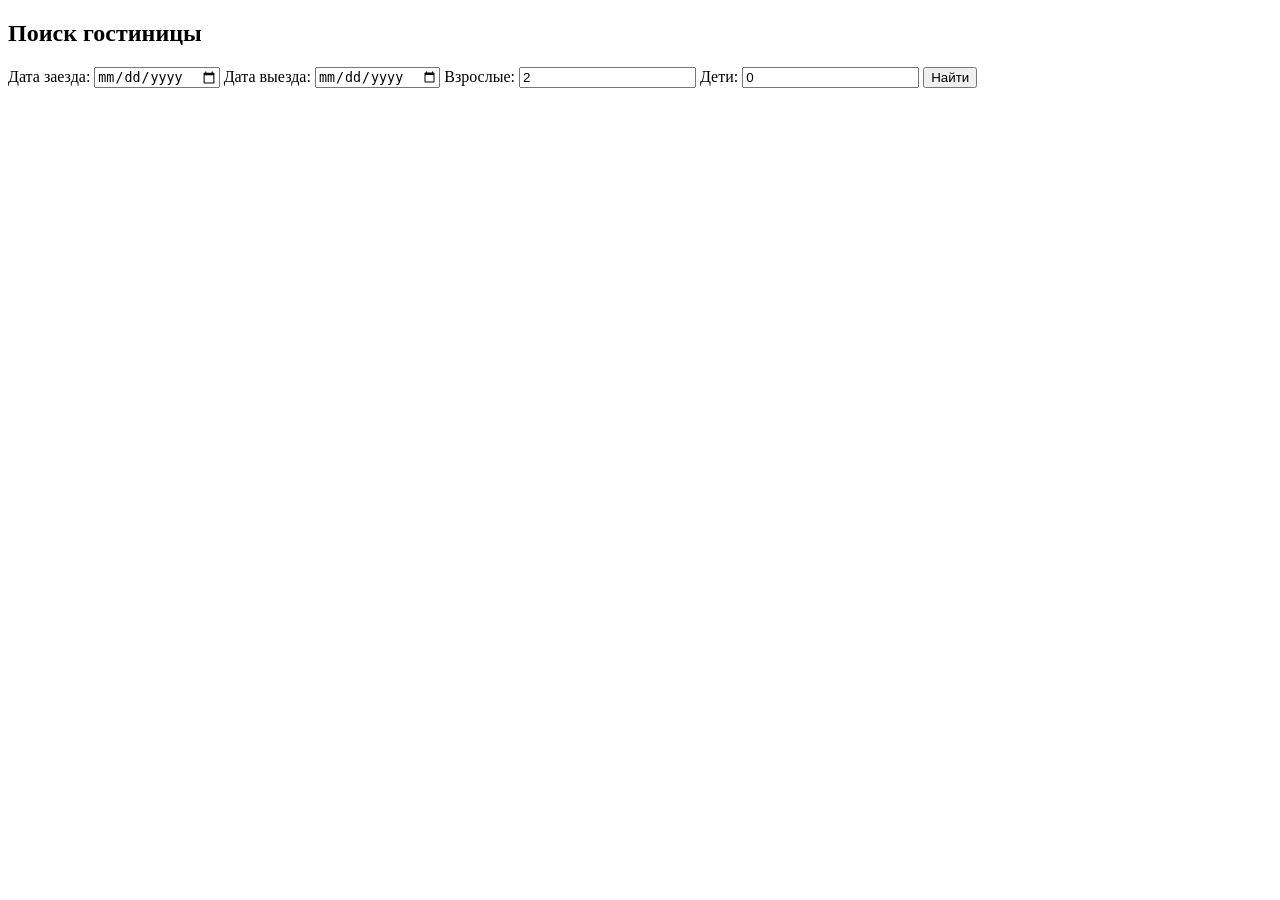
<file: 1/form.html>
<!DOCTYPE html>
<html lang="ru">

    <head>
        <meta charset="utf-8">
        <title>HTML Academy: Гостиницы Седоны</title>
      <base href="https://htmlacademy-htmlcss.github.io/1914907-sedona-2/1/">
</head>

    <body>
        <div class="modal">
            <h2>Поиск гостиницы</h2>

            <form action="#" method="post">

                <label for="checkin">Дата заезда:</label>
                <input type="date" id="checkin" name="checkin" required>

                <label for="checkout">Дата выезда:</label>
                <input type="date" id="checkout" name="checkout" required>

                <label for="adults">Взрослые:</label>
                <input type="number" id="adults" name="adults" min="1" value="2">

                <label for="children">Дети:</label>
                <input type="number" id="children" name="children" min="0" value="0">

                <button type="submit">Найти</button>

            </form>
        </div>
    </body>
</file>
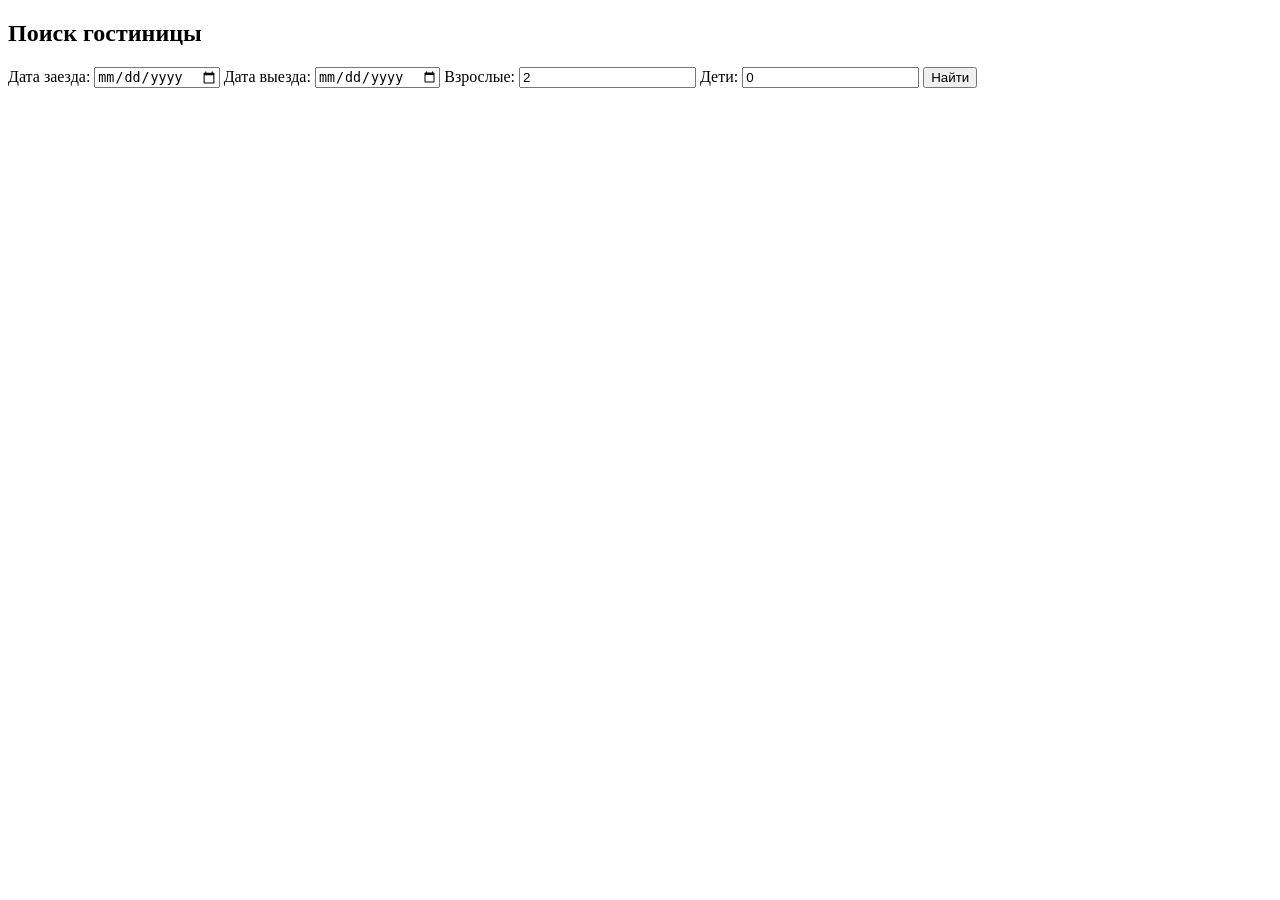
<file: 1/html-academy-sedona-master/form.html>
<!DOCTYPE html>
<html lang="ru">

    <head>
        <meta charset="utf-8">
        <title>HTML Academy: Гостиницы Седоны</title>
    </head>

    <body>
        <div class="modal">
            <h2>Поиск гостиницы</h2>

            <form action="#" method="post">

                <label for="checkin">Дата заезда:</label>
                <input type="date" id="checkin" name="checkin" required>

                <label for="checkout">Дата выезда:</label>
                <input type="date" id="checkout" name="checkout" required>

                <label for="adults">Взрослые:</label>
                <input type="number" id="adults" name="adults" min="1" value="2">

                <label for="children">Дети:</label>
                <input type="number" id="children" name="children" min="0" value="0">

                <button type="submit">Найти</button>

            </form>
        </div>
    </body>
</file>
<file: styles/styles.css>
@font-face {
  font-family: "PT Sans";
  font-style: normal;
  font-weight: 400;
  src: url("../fonts/ptsans-400.woff2") format("woff2");
  font-display: swap;
}

@font-face {
  font-family: "PT Sans";
  font-style: normal;
  font-weight: 700;
  src: url("../fonts/ptsans-700.woff2") format("woff2");
  font-display: swap;
}

.page {
  min-height: 100vh;
  display: flex;
  flex-direction: column;
  margin: 0;
  font-family: "PT Sans", sans-serif;
  font-size: 18px;
  line-height: 21px;
  color: #000000;
  background-color: #f2f2f2;
  box-sizing: border-box;
  padding-bottom: 0;
  margin-bottom: 0;
}

.site-container {
  max-width: 1200px;
  margin: 0 auto;
  background-color: #ffffff;
  box-shadow: 0 0 15px rgba(0, 0, 0, 0.1);
  box-sizing: border-box;
  margin-bottom: 0;
  padding-bottom: 0;
}

.main-header {
  display: flex;
  align-items: flex-start;
  padding: 0 70px;
  background-color: #ffffff;
  position: relative;
  z-index: 10;
  width: 100%;
  box-sizing: border-box;
}

.header-logo-link {
  display: block;
  width: 140px;
  height: 64px;
  margin-right: 45px;
  flex-shrink: 0;
  box-sizing: border-box;
  position: relative;
  z-index: 11;
}

.header-logo-img {
  display: block;
  width: 140px;
  height: 70px;
  box-sizing: border-box;
}

.navigation {
  display: flex;
  align-items: center;
  flex-grow: 1;
  justify-content: space-between;
  box-sizing: border-box;
}

.navigation-list {
  display: flex;
  flex-wrap: wrap;
  gap: 32px;
  margin: 0;
  padding: 0;
  list-style-type: none;
  box-sizing: border-box;
}

.navigation-link {
  display: block;
  padding: 20px 0;
  text-decoration: none;
  color: #000000;
  font-weight: 700;
  font-size: 20px;
  line-height: 24px;
  white-space: nowrap;
  box-sizing: border-box;
}

.navigation-link-current {
  position: relative;
  box-sizing: border-box;
}

.navigation-link-current::after {
  content: "";
  position: absolute;
  bottom: -1px;
  left: 0;
  right: 0;
  height: 2px;
  background-color: #756157;
}

.navigation-user {
  display: flex;
  align-items: center;
  gap: 30px;
  margin: 0;
  padding: 0;
  list-style-type: none;
  box-sizing: border-box;
}

.navigation-user .navigation-link {
  display: flex;
  align-items: center;
  justify-content: center;
  padding: 0;
  width: 20px;
  height: 20px;
  box-sizing: border-box;
  text-decoration: none;
}

.navigation-link-search {
  display: block;
  width: 20px;
  height: 20px;
  background-image: url("../images/index/search.svg");
  background-repeat: no-repeat;
  background-position: center;
  background-size: contain;
  transform: translateX(5px);
}

.navigation-link-favorite {
  display: block;
  width: 20px;
  height: 20px;
  background-image: url("../images/index/heart.svg");
  background-repeat: no-repeat;
  background-position: center;
  background-size: contain;
  position: relative;
  transform: translateX(-1px);
}

.navigation-item-favorite {
  position: relative;
}

.favorite-count {
  position: absolute;
  top: -8px;
  right: -8px;
  width: 20px;
  height: 20px;
  font-size: 12px;
  font-weight: 700;
  line-height: 20px;
  text-align: center;
  color: #ffffff;
  background-color: #7db54f;
  border-radius: 50%;
}

.navigation-button {
  display: inline-block;
  padding: 8px 0;
  background-color: #756157;
  color: #ffffff;
  text-decoration: none;
  border-radius: 4px;
  font-size: 16px;
  line-height: 20px;
  font-weight: 700;
  text-transform: uppercase;
  white-space: nowrap;
  margin-left: 0;
  box-sizing: border-box;
  width: 160px;
  height: 36px;
  text-align: center;
}

.navigation-button:hover {
  background-color: #615048;
}

.main-index,
.main-inner {
  background-color: #ffffff;
  width: 100%;
  box-sizing: border-box;
}

.visually-hidden {
  position: absolute;
  width: 1px;
  height: 1px;
  margin: -1px;
  padding: 0;
  border: 0;
  clip: rect(0 0 0 0);
  overflow: hidden;
}

.welcome {
  padding-top: 51px;
  padding-bottom: 82px;
  text-align: center;
  background-color: #1b2d3a;
  background-image: url("../images/index/index-background.jpg");
  background-size: cover;
  background-position: center;
  background-repeat: no-repeat;
  position: relative;
  box-sizing: border-box;
}

.welcome::after {
  content: "";
  position: absolute;
  bottom: 0;
  left: 0;
  right: 0;
  height: 56.5px;
  background-image: url("../images/index/divider.svg");
  background-repeat: no-repeat;
  background-position: bottom;
  background-size: cover;
}

.main-logo-img {
  display: block;
  width: 458px;
  height: 352px;
  margin: 0 auto;
  box-sizing: border-box;
}

.welcome-text-block {
  padding-top: 69px;
  padding-bottom: 90px;
  padding-left: 20px;
  padding-right: 20px;
  text-align: center;
  background-color: #ffffff;
  box-sizing: border-box;
}

.welcome-text-block .welcome-title {
  margin: 0;
  margin-bottom: 25px;
  box-sizing: border-box;
}

.welcome-text-block .welcome-text {
  margin: 0;
  box-sizing: border-box;
}

.welcome-title {
  margin: 0;
  margin-bottom: 25px;
  font-size: 30px;
  line-height: 36px;
  font-weight: 700;
  text-transform: uppercase;
  text-align: center;
  box-sizing: border-box;
}

.welcome-title-main {
  margin: 0;
  margin-bottom: 25px;
  font-size: 30px;
  line-height: 36px;
  font-weight: 700;
  text-transform: uppercase;
  text-align: center;
  box-sizing: border-box;
  transform: translateY(5px);
}

.welcome-title-subscribe {
  margin: 0;
  margin-bottom: 25px;
  font-size: 30px;
  line-height: 36px;
  font-weight: 700;
  text-transform: uppercase;
  text-align: center;
  box-sizing: border-box;
  transform: translateY(2px);
}

.welcome-text {
  margin: 0;
  font-size: 25px;
  line-height: 26px;
  color: #333333;
  text-align: center;
  box-sizing: border-box;
  letter-spacing: -1.43px;
}

.welcome-text-subscribe {
  margin: 0;
  font-size: 22px;
  line-height: 26px;
  color: #ffffff;
  text-align: center;
  box-sizing: border-box;
  transform: translateY(-2px);
}

.welcome-title-hotel{
  margin: 0;
  margin-bottom: 25px;
  font-size: 30px;
  line-height: 36px;
  font-weight: 700;
  text-transform: uppercase;
  text-align: center;
  box-sizing: border-box;
  transform: translateY(-7px);
}

.advantages {
  max-width: 1200px;
  margin: 0 auto;
  box-sizing: border-box;
}

.advantages-block {
  display: grid;
  grid-template-columns: 400px 800px;
  margin-bottom: -5px;
  box-sizing: border-box;
  min-height: 382px;
}

.advantages-block img {
  display: block;
  width: 100%;
  min-height: 385px;
  object-fit: cover;
  box-sizing: border-box;
}

.advantages-text-content {
  padding: 102px 45px;
  display: flex;
  flex-direction: column;
  justify-content: center;
  text-align: center;
  background-color: #82b3d3;
  color: #ffffff;
  min-height: 385px;
  width: 400px;
  box-sizing: border-box;
}

.advantages-block-reverse {
  grid-template-columns: 800px 400px;
  box-sizing: border-box;
}

.advantages-title {
  margin: 0;
  margin-bottom: 30px;
  font-size: 24px;
  line-height: 28px;
  font-weight: 700;
  text-transform: uppercase;
  box-sizing: border-box;
  letter-spacing: -0.3px;
  transform: translateY(3px);
}
.advantages-title-main {
  margin: 0;
  margin-bottom: 30px;
  font-size: 24px;
  line-height: 28px;
  font-weight: 700;
  text-transform: uppercase;
  box-sizing: border-box;
  letter-spacing: -0.3px;
  transform: translateY(1px);
}

.advantages-title-with-line::after {
  content: "";
  display: block;
  width: 60px;
  height: 2px;
  background-color: rgba(255, 255, 255, 0.3);
  margin: 30px auto 0;
}

.advantages-text {
  margin: 0;
  white-space: normal;
  word-wrap: break-word;
  word-break: break-word;
  line-height: 1.2;
  box-sizing: border-box;
  transform: translateY(2px);
}

.hotel-search-text{
  margin-top: 23px;
  margin-bottom: 0;
  font-size: 22px;
  line-height: 26px;
  color: #333333;
  text-align: center;
  box-sizing: border-box;
  transform: translateY(-12.5px);
}

.advantages-list {
  display: grid;
  grid-template-columns: repeat(3, 1fr);
  margin: 0;
  padding: 0;
  list-style-type: none;
  box-sizing: border-box;
}

.advantages-item {
  padding: 113px 40px;
  text-align: center;
  min-height: 385px;
  box-sizing: border-box;
  background-color: rgba(131, 179, 211, 0.12);
}

.advantages-item:nth-child(even) {
  background-color: rgba(131, 179, 211, 0.2);
}

.advantages-item .advantages-title {
  margin: 0;
  margin-bottom: 30px;
  box-sizing: border-box;
}

.advantages-item-line .advantages-title::after {
  content: "";
  display: block;
  width: 60px;
  height: 2px;
  background-color: rgba(0, 0, 0, 0.3);
  margin: 30px auto 0;
}

.advantages-list-icons {
  display: grid;
  grid-template-columns: repeat(3, 1fr);
  margin: 0;
  padding: 0;
  list-style-type: none;
  box-sizing: border-box;
}

.advantages-item-house {
  padding: 83px 85px;
  text-align: center;
  min-height: 385px;
  box-sizing: border-box;
  background-color: rgba(131, 179, 211, 0.12);
}

.advantages-item-food {
  padding: 83px 85px;
  text-align: center;
  min-height: 385px;
  box-sizing: border-box;
  background-color: #ffffff;
}

.advantages-item-souvenir {
  padding: 83px 85px;
  text-align: center;
  min-height: 385px;
  box-sizing: border-box;
  background-color: rgba(131, 179, 211, 0.12);
}

.advantages-list-icons img {
  display: block;
  width: 75px;
  height: 72px;
  margin: 0 auto 30px;
  box-sizing: border-box;
}

.advantages-list-icons .advantages-title {
  margin: 0;
  margin-bottom: 30px;
  box-sizing: border-box;
}

.welcome-block {
  padding: 62px 20px;
  text-align: center;
  box-sizing: border-box;
}

.welcome-block .welcome-title {
  margin-bottom: 20px;
  box-sizing: border-box;
}

.hotel-search {
  padding: 100px 20px;
  text-align: center;
  box-sizing: border-box;
}

.hotel-search-button {
  display: inline-block;
  padding: 16px 40px;
  background-color: #756157;
  color: #ffffff;
  font-size: 20px;
  line-height: 22px;
  font-weight: 700;
  border: none;
  border-radius: 4px;
  text-transform: uppercase;
  cursor: pointer;
  font-family: inherit;
  margin-top: 42px;
  box-sizing: border-box;
  width: 376px;
  height: 52px;
}

.hotel-search-button:hover {
  background-color: #615048;
}

.subscribe {
  padding: 90px 20px;
  text-align: center;
  background-color: #1b2d3a;
  background-image: url("../images/index/subscribe.jpg");
  background-size: cover;
  background-position: center;
  background-repeat: no-repeat;
  color: #ffffff;
  box-sizing: border-box;
  min-height: 415px;
}

.subscribe .welcome-title {
  color: #ffffff;
  box-sizing: border-box;
}

.subscribe .welcome-text {
  color: #ffffff;
  box-sizing: border-box;
}

/* Форма подписки */
.subscribe-form {
  display: flex;
  justify-content: center;
  margin-top: 54px;
  box-sizing: border-box;
  transform: translateY(-1px);
}

/* Поле ввода email — 452x52 */
.subscribe-email {
  width: 452px;
  height: 52px;
  padding: 14px 20px;
  border: none;
  font-size: 18px;
  font-family: inherit;
  background-color: #f2f2f2;
  border-radius: 4px 0 0 4px;
  color: #000000;
  box-sizing: border-box;
}

.subscribe-button {
  width: 232px;
  height: 52px;
  padding: 0;
  background-color: #82b3d3;
  color: #ffffff;
  font-weight: 700;
  font-size: 20px;
  line-height: 52px;
  text-transform: uppercase;
  border-radius: 0 4px 4px 0;
  border: none;
  cursor: pointer;
  font-family: inherit;
  box-sizing: border-box;
  text-align: center;
  white-space: nowrap;
}

.subscribe-email::placeholder {
  color: #000000;
  opacity: 0.6;
}

.subscribe-button:hover {
  background-color: #68a2ca;
}

.page-footer {
  display: flex;
  flex-wrap: wrap;
  align-items: center;
  justify-content: space-between;
  padding: 20px 70px 60px 70px;
  background-color: #ffffff;
  width: 100%;
  box-sizing: border-box;
  margin-bottom: 30px;
  padding-bottom: 0;
}

.footer-social-list {
  display: flex;
  flex-wrap: wrap;
  gap: 28px;
  margin-left: 10px;
  padding: 0;
  list-style-type: none;
  box-sizing: border-box;
  margin-top: 35px;
  width: 142px;
}

.footer-social-link {
  display: block;
  background-repeat: no-repeat;
  background-position: center;
  background-size: contain;
  box-sizing: border-box;
}

.footer-social-link-vk {
  background-image: url("../images/index/social/vk.svg");
  width: 24px;
  height: 14px;
}

.footer-social-link-telegram {
  background-image: url("../images/index/social/telegram.svg");
  width: 18px;
  height: 16px;
}

.footer-social-link-youtube {
  background-image: url("../images/index/social/youtube.svg");
  width: 22px;
  height: 17px;
}

.footer-social-link:hover {
  opacity: 0.7;
}

.footer-contact {
  padding: 5px 0;
  box-sizing: border-box;

}

.footer-contact-item {
  margin-top: 16px;
  margin-left: 6px;
  display: block;
  font-size: 40px;
  line-height: 40px;
  color: #000000;
  text-decoration: none;
  box-sizing: border-box;
  transform: translateX(-7px);
}

.footer-contact-item:hover {
  color: #756157;
}

.footer-logo-link {
  margin-top: 16px;
  display: block;
  width: 115px;
  height: 33px;
  box-sizing: border-box;
}

.footer-logo-link:hover {
  opacity: 0.7;
}

.footer-logo-img {
  display: block;
  width: 115px;
  height: 33px;
  box-sizing: border-box;
}

.catalog-filter {
  background-color: #2a3f4e;
  background-image: url("../images/catalog/filter.jpg");
  background-size: cover;
  background-position: center;
  background-repeat: no-repeat;
  color: #ffffff;
  padding: 35px 70px 55px 70px;
  position: relative;
  box-sizing: border-box;
}

.catalog-filter::before {
  content: "";
  position: absolute;
  top: 0;
  left: 0;
  right: 0;
  bottom: 0;
  background-color: rgba(0, 0, 0, 0.35);
  z-index: 1;
}

.catalog-filter .main-title,
.catalog-filter .breadcrumbs,
.catalog-filter .filter-controls {
  position: relative;
  z-index: 2;
}

.main-title {
  margin: 0;
  margin-bottom: 8px;
  font-size: 60px;
  line-height: 78px;
  font-weight: 700;
  color: #ffffff;
  box-sizing: border-box;
}

.breadcrumbs {
  margin-bottom: 40px;
  box-sizing: border-box;
}

.breadcrumbs-list {
  display: flex;
  flex-wrap: wrap;
  align-items: center;
  gap: 10px;
  margin: 0;
  padding: 0;
  list-style-type: none;
  box-sizing: border-box;
}

.breadcrumbs-home {
  display: block;
  width: 12px;
  height: 12px;
  background-image: url("../images/catalog/navigation-house.svg");
  background-repeat: no-repeat;
  background-position: center;
  background-size: contain;
}

.breadcrumbs-arrow {
  display: block;
  width: 7px;
  height: 10px;
  background-image: url("../images/catalog/arrow.svg");
  background-repeat: no-repeat;
  background-position: center;
  background-size: contain;
}

.breadcrumbs-item-current {
  font-size: 16px;
  line-height: 21px;
  box-sizing: border-box;
}

.filter-controls {
  display: grid;
  grid-template-columns: 200px 200px 1fr auto;
  gap: 20px;
  align-items: start;
  margin-top: 40px;
  box-sizing: border-box;
}

.filter-group {
  margin: 0;
  border: none;
  padding: 0;
  box-sizing: border-box;
}

.filter-title {
  margin: 0;
  margin-bottom: 32px;
  font-size: 20px;
  font-weight: 700;
  color: #ffffff;
  box-sizing: border-box;
}

.filter-list {
  margin: 0;
  padding: 0;
  list-style-type: none;
  box-sizing: border-box;
}

.filter-list li {
  margin-bottom: 16px;
  box-sizing: border-box;
  position: relative;
}

.filter-checkbox {
  position: absolute;
  width: 1px;
  height: 1px;
  margin: -1px;
  padding: 0;
  border: 0;
  clip: rect(0 0 0 0);
  overflow: hidden;
}

.filter-label {
  display: inline-block;
  font-size: 18px;
  line-height: 23px;
  color: #ffffff;
  cursor: pointer;
  padding-left: 34px;
  position: relative;
  box-sizing: border-box;
  margin-left: 1px;
  margin-bottom: 2px;
  letter-spacing: 0.5px;
}

.filter-label::before {
  content: "";
  position: absolute;
  left: 0;
  top: 50%;
  transform: translateY(-50%);
  width: 20px;
  height: 20px;
  background-color: #ffffff;
  border-radius: 4px;
  box-sizing: border-box;
}

.filter-checkbox:checked + .filter-label::after {
  content: "";
  position: absolute;
  left: 5px;
  top: 50%;
  transform: translateY(-50%);
  width: 10px;
  height: 10px;
  background-image: url("data:image/svg+xml,%3Csvg xmlns='http://www.w3.org/2000/svg' width='10' height='10' viewBox='0 0 10 10'%3E%3Cpath fill='%23333333' d='M8.5 1.5L3.5 6.5L1.5 4.5L0.5 5.5L3.5 8.5L9.5 2.5L8.5 1.5Z'/%3E%3C/svg%3E");
  background-repeat: no-repeat;
  background-position: center;
  background-size: contain;
}

.filter-radio {
  position: absolute;
  width: 1px;
  height: 1px;
  margin: -1px;
  padding: 0;
  border: 0;
  clip: rect(0 0 0 0);
  overflow: hidden;
}

.filter-radio + .filter-label {
  position: relative;
}

.filter-radio + .filter-label::before {
  content: "";
  position: absolute;
  left: 0;
  top: 50%;
  transform: translateY(-50%);
  width: 20px;
  height: 20px;
  background-color: #ffffff;
  border-radius: 50%;
  box-sizing: border-box;
}

.filter-radio:checked + .filter-label::after {
  content: "";
  position: absolute;
  left: 5px;
  top: 50%;
  transform: translateY(-50%);
  width: 10px;
  height: 10px;
  background-color: #000000;
  border-radius: 50%;
}

.price-range-group {
  width: 288px;
  box-sizing: border-box;
  margin-left: 70px;
  margin-top: 3px;
}

.price-inputs {
  display: flex;
  align-items: center;
  margin-bottom: 25px;
  gap: 2px;
  box-sizing: border-box;
}

.price-input-wrapper {
  position: relative;
  flex: 1;
  box-sizing: border-box;
}

.price-input {
  width: 100%;
  padding: 15px 35px 12px 20px;
  border: none;
  font-size: 18px;
  font-family: inherit;
  background-color: #ffffff;
  color: #000000;
  font-weight: 700;
  box-sizing: border-box;
   transform: translateY(-3px);
  -moz-appearance: textfield;
}

.price-input::-webkit-inner-spin-button,
.price-input::-webkit-outer-spin-button {
  appearance: none;
  margin: 0;
}

.price-input-first {
  border-radius: 4px 0 0 4px;
}

.price-input-last {
  border-radius: 0 4px 4px 0;
}

.price-input-wrapper .price-text {
  position: absolute;
  right: 12px;
  top: 50%;
  transform: translateY(-60%);
  font-size: 18px;
  color: #888888;
  opacity: 0.6;
  pointer-events: none;
  font-weight: 400;
  margin-top: 2px;
  margin-right: 4px;
}

.price-slider-container {
  position: relative;
  height: 4px;
  margin-top: 40px;
}

.price-slider-track {
  position: absolute;
  width: 100%;
  height: 4px;
  background-color: rgba(255, 255, 255, 0.3);
  border-radius: 2px;
}

.price-slider-range {
  position: absolute;
  height: 4px;
  background-color: #ffffff;
  border-radius: 2px;
  left: 0%;
  right: 61px;
}

.price-slider-min {
  position: absolute;
  width: 20px;
  height: 20px;
  background-color: #ffffff;
  border-radius: 4px;
  cursor: pointer;
  top: 50%;
  transform: translateY(-50%);
  left: 0%;
}

.price-slider-max {
  position: absolute;
  width: 20px;
  height: 20px;
  background-color: #ffffff;
  border-radius: 4px;
  cursor: pointer;
  top: 50%;
  transform: translateY(-50%);
  right: 61px;
}

.price-slider-min:hover,
.price-slider-max:hover {
  background-color: #f0f0f0;
}

.filter-buttons {
  display: flex;
  flex-direction: column;
  gap: 32px;
  align-self: flex-end;
  box-sizing: border-box;
   transform: translateY(-12px);
}

.filter-reset {
  display: block;
  padding: 12px 34px;
  border: none;
  font-size: 16px;
  font-weight: 700;
  font-family: inherit;
  text-transform: uppercase;
  border-radius: 4px;
  cursor: pointer;
  text-align: center;
  box-sizing: border-box;
}

.filter-apply {
  display: block;
  width: 191px;
  height: 36px;
  padding: 0;
  background-color: #82b3d3;
  color: #ffffff;
  font-weight: 700;
  font-size: 16px;
  line-height: 36px;
  font-family: inherit;
  text-transform: uppercase;
  border: none;
  border-radius: 4px;
  cursor: pointer;
  text-align: center;
  box-sizing: border-box;
  transform: translateY(2px);
}

.filter-apply {
  background-color: #82b3d3;
  color: #ffffff;
}

.filter-apply:hover {
  background-color: #68a2ca;
}

.filter-reset {
  background-color: transparent;
  color: #ffffff;
}

.filter-reset:hover {
  opacity: 0.6;
}

.filter-results {
  padding: 50px 70px 60px 70px;
  background-color: #ffffff;
  box-sizing: border-box;
  min-height: 1235px;
}

.search-line {
  display: grid;
  grid-template-columns: 1fr auto auto;
  align-items: center;
  margin-bottom: 40px;
  gap: 20px;
  box-sizing: border-box;
}

.search-result-title {
  margin: 0;
  font-size: 30px;
  font-weight: 700;
  color: #000000;
  box-sizing: border-box;
  text-transform: uppercase;
}

.search-sort-select {
  width: 292px;
  padding: 12px 40px 12px 20px;
  font-size: 18px;
  font-family: inherit;
  background-color: #ffffff;
  border: 2px solid #e5e5e5;
  border-radius: 4px;
  cursor: pointer;
  appearance: none;
  background-image: url("data:image/svg+xml,%3Csvg xmlns='http://www.w3.org/2000/svg' width='10' height='7' viewBox='0 0 10 7'%3E%3Cpolyline points='1,1 5,6 9,1' stroke='%23333333' stroke-width='2' fill='none' stroke-linecap='round' stroke-linejoin='round'/%3E%3C/svg%3E");
  background-repeat: no-repeat;
  background-position: right 20px center;
  background-size: 10px 7px;
  box-sizing: border-box;
  margin-right: 50px;
}

.search-view {
  display: flex;
  flex-wrap: wrap;
  gap: 8px;
  margin: 0;
  padding: 0;
  list-style-type: none;
  box-sizing: border-box;
}

.search-view-link {
  display: flex;
  align-items: center;
  justify-content: center;
  width: 48px;
  height: 48px;
  text-decoration: none;
  border: 2px solid #e5e5e5;
  border-radius: 4px;
  background-color: #ffffff;
  box-sizing: border-box;
}

.search-view-link:hover {
  border-color: #000000;
}

.search-view-item-active .search-view-link {
  border-color: #000000;
}

.search-view-icon {
  display: block;
}

.filter-cards {
  display: grid;
  grid-template-columns: repeat(3, 1fr);
  gap: 20px;
  margin-bottom: 40px;
  box-sizing: border-box;
  border-bottom: 1px solid #e6e6e6;
  padding-bottom: 32px;
}

.product-card {
  display: flex;
  flex-direction: column;
  padding: 20px;
  border: 1px solid #e6e6e6;
  border-radius: 4px;
  box-sizing: border-box;
  min-height: 438px;
}

.product-card-image {
  width: 100%;
  height: 212px;
  margin-bottom: 16px;
  object-fit: cover;
  border-radius: 4px;
  box-sizing: border-box;
}

.product-title {
  margin: 0;
  margin-bottom: 10px;
  margin-top: 3px;
  font-size: 24px;
  font-weight: 700;
  color: #000000;
  box-sizing: border-box;
}

.product-info {
  display: grid;
  grid-template-columns: 1fr 1fr;
  gap: 10px;
  margin-bottom: 16px;
  box-sizing: border-box;
  margin-top: 10px;
}

.product-type {
  margin: 0;
  font-size: 18px;
  color: #333333;
  box-sizing: border-box;
}

.product-price {
  margin: 0;
  font-size: 18px;
  font-weight: 700;
  text-align: right;
  color: #333333;
  box-sizing: border-box;
  transform: translateY(-1px);
}

.product-actions {
  display: grid;
  grid-template-columns: 1fr 1fr;
  gap: 20px;
  margin-bottom: 16px;
  box-sizing: border-box;
}

.product-button {
  padding: 8px 0;
  border: none;
  font-size: 16px;
  font-weight: 700;
  font-family: inherit;
  text-transform: uppercase;
  border-radius: 4px;
  cursor: pointer;
  width: 100%;
  text-align: center;
  white-space: nowrap;
  box-sizing: border-box;
  text-decoration: none;
}

.product-button-details {
  background-color: #756157;
  color: #ffffff;
}

.product-button-details:hover {
  background-color: #615048;
}

.product-button-favorite {
  background-color: #82b3d3;
  color: #ffffff;
}

.product-button-favorite:hover {
  background-color: #68a2ca;
}

.product-button-favorite-active {
  background-color: #7db54f;
  color: #ffffff;
}

.product-button-favorite-active:hover {
  background-color: #6c9e42;
}

.product-footer {
  display: grid;
  grid-template-columns: 1fr auto;
  align-items: center;
  gap: 10px;
  margin-top: auto;
  box-sizing: border-box;
}

.product-stars {
  display: flex;
  gap: 6px;
  flex-shrink: 0;
  box-sizing: border-box;
}

.product-stars img {
  display: block;
  width: 18px;
  height: 17px;
  box-sizing: border-box;
  transform: translateY(-1px);
}

.product-rating {
  width: 140px;
  margin: 0;
  padding: 9px 15px;
  font-size: 16px;
  line-height: 20px;
  background-color: #f2f2f2;
  border-radius: 4px;
  color: #333333;
  text-transform: uppercase;
  white-space: nowrap;
  box-sizing: border-box;
   text-indent: 10px
}

.pagination {
  margin-top: 40px;
  box-sizing: border-box;
  transform: translateY(-1px);
}

.pagination-dots {
  display: flex;
  align-items: center;
  justify-content: center;
  min-width: 60px;
  width: 60px;
  height: 60px;
  padding: 0;
  font-size: 20px;
  font-weight: 700;
  color: #000000;
  background-color: transparent;
  pointer-events: none;
  box-sizing: border-box;
}

.pagination-list {
  display: flex;
  flex-wrap: wrap;
  gap: 8px;
  margin: 0;
  padding: 0;
  list-style-type: none;
  box-sizing: border-box;
}

.pagination-link {
  display: flex;
  align-items: center;
  justify-content: center;
  min-width: 60px;
  width: 60px;
  height: 60px;
  padding: 0;
  font-size: 20px;
  font-weight: 700;
  color: #ffffff;
  text-decoration: none;
  background-color: #82b3d3;
  border-radius: 4px;
  box-sizing: border-box;
}

.pagination-link:hover {
  background-color: #68a2ca;
}

.pagination-item-active .pagination-link {
  background-color: #f2f2f2;
  color: #000000;
  pointer-events: none;
}

.subscribe-catalog {
  text-align: center;
  background-color: #ffffff;
  padding-top: 96px;
  padding-bottom: 108px;
  box-sizing: border-box;
}

.subscribe-catalog .welcome-title {
  margin-bottom: 20px;
  font-weight: 700;
  font-size: 30px;
  line-height: 36px;
  text-transform: uppercase;
  color: #000000;
  box-sizing: border-box;
}

.subscribe-catalog .welcome-text {
  max-width: 600px;
  margin: 0 auto;
  font-weight: 400;
  font-size: 22px;
  line-height: 26px;
  color: #333333;
  box-sizing: border-box;
  letter-spacing: 0.1px;
}

.subscribe-catalog .subscribe-form {
  display: flex;
  justify-content: center;
  max-width: 684px;
  margin: 54px auto 0;
  box-sizing: border-box;
}

.subscribe-catalog .subscribe-email {
  flex: 1;
  padding: 14px 20px;
  border: none;
  font-size: 18px;
  font-family: inherit;
  background-color: #f2f2f2;
  border-radius: 4px 0 0 4px;
  color: #000000;
  box-sizing: border-box;
}

.subscribe-catalog .subscribe-email::placeholder {
  color: #000000;
  opacity: 0.6;
}

.subscribe-catalog .subscribe-button {
  display: block;
  padding: 14px 34px;
  font-size: 20px;
  font-weight: 700;
  line-height: 24px;
  font-family: inherit;
  color: #ffffff;
  text-transform: uppercase;
  white-space: nowrap;
  background-color: #82b3d3;
  border-radius: 0 4px 4px 0;
  border: none;
  cursor: pointer;
  box-sizing: border-box;
}

.subscribe-catalog .subscribe-button:hover {
  background-color: #68a2ca;
}

.navigation-link:focus,
.navigation-button:focus,
.hotel-search-button:focus,
.subscribe-button:focus,
.filter-apply:focus,
.filter-reset:focus,
.product-button:focus,
.pagination-link:focus,
.footer-social-link:focus,
.breadcrumbs-item-link:focus {
  outline: none;
  box-shadow: 0 0 0 3px rgba(130, 179, 211, 0.5);
  border-radius: 4px;
}

.filter-reset:focus {
  box-shadow: 0 0 0 3px rgba(255, 255, 255, 0.5);
}

.product-button:active {
  background-color: #5e4a3e;
}

.filter-apply:active {
  background-color: #5a8fb3;
}

.subscribe-button:active {
  background-color: #5a8fb3;
}

.modal-overlay {
  position: fixed;
  top: 0;
  left: 0;
  width: 100%;
  height: 100%;
  background-color: rgba(0, 0, 0, 0.3);
  display: flex;
  align-items: center;
  justify-content: center;
  z-index: 1000;
}

.modal-overlay-hidden {
  display: none;
}

.modal {
  position: relative;
  width: 717px;
  background-color: #ffffff;
  padding: 64px 70px;
  box-sizing: border-box;
  box-shadow: 0 4px 15px rgba(0, 0, 0, 0.1);
  max-height: 576px;
  overflow: visible;
  border-radius: 30px;
  transform: translateY(-17px);
  z-index: 1000;
}

.modal-close-button {
  position: absolute;
  top: 64px;
  right: 52px;
  width: 52px;
  height: 52px;
  background-color: #f2f2f2;
  border: none;
  border-radius: 50%;
  cursor: pointer;
  padding: 0;
  display: flex;
  align-items: center;
  justify-content: center;
}

.modal-close-button::before,
.modal-close-button::after {
  content: "";
  position: absolute;
  width: 18px;
  height: 2px;
  background-color: #000000;
}

.modal-close-button::before {
  transform: rotate(45deg);
}

.modal-close-button::after {
  transform: rotate(-45deg);
}

.modal-close-button:hover {
  background-color: #e6e6e6;
}

.modal-title {
  margin: 0;
  margin-bottom: 64px;
  font-size: 30px;
  line-height: 36px;
  font-weight: 700;
  text-transform: uppercase;
  color: #000000;
}

.modal-form {
  display: flex;
  flex-direction: column;
  gap: 32px;
}

.modal-field {
  display: flex;
  flex-direction: column;
  gap: 8px;
}

.modal-field-row {
  display: flex;
  align-items: center;
  gap: 20px;
  transform: translateY(-2px);
}

.modal-field-row-2 {
  display: flex;
  align-items: center;
  gap: 20px;
  transform: translateY(-18px);
}

.modal-message-error {
  position: relative;
  top: -10px;
}

.modal-message-success {
  position: relative;
  transform: translateY(-26px);
}

.modal-label {
  font-size: 20px;
  font-weight: 700;
  line-height: 24px;
  color: #000000;
  width: 120px;
  flex-shrink: 0;
  white-space: nowrap;
  transform: translateY(-2px);
}

.modal-input-wrapper {
  position: relative;
  flex: 1;
}

.modal-input {
  width: 100%;
  padding: 16px 50px 16px 20px;
  font-size: 17px;
  font-family: inherit;
  background-color: #f2f2f2;
  border: none;
  border-radius: 4px;
  color: #000000;
  box-sizing: border-box;
  font-weight: 700;
  letter-spacing: 0.5px;
  transform: translateX(-4px);
}

.modal-input-icon {
  position: absolute;
  right: 20px;
  top: 50%;
  transform: translateY(-50%);
  width: 20px;
  height: 20px;
  background-repeat: no-repeat;
  background-position: center;
  background-size: contain;
}

.calendar-icon {
  background-image: url("data:image/svg+xml,%3Csvg xmlns='http://www.w3.org/2000/svg' width='16' height='16' viewBox='0 0 16 16'%3E%3Cpath fill='%23888888' d='M13 2h-1V1c0-.6-.4-1-1-1s-1 .4-1 1v1H6V1c0-.6-.4-1-1-1s-1 .4-1 1v1H3c-1.1 0-2 .9-2 2v10c0 1.1.9 2 2 2h10c1.1 0 2-.9 2-2V4c0-1.1-.9-2-2-2zm0 12H3V6h10v8z'/%3E%3C/svg%3E");
}

.modal-message {
  margin: 0;
  padding-left: 157px;
  font-size: 16px;
  line-height: 21px;
}

.modal-message-error {
  color: #ff5757;
}

.modal-message-success {
  color: #333333;

}

.modal-row {
  display: flex;
  justify-content: space-between;
  gap: 85px;
  margin-top: -33px;
}

.modal-counter-field {
  flex: 1;
  min-width: 200px;
}

.modal-counter-row {
  display: flex;
  align-items: center;
  justify-content: space-between;
  width: 100%;
}

.modal-counter-label {
  font-size: 20px;
  font-weight: 700;
  line-height: 24px;
  color: #000000;
  white-space: nowrap;
  transform: translateY(-5px);
}

.modal-counter-label-wrapper {
  display: flex;
  align-items: center;
  gap: 8px;
}

.modal-counter-field:first-child {
  margin-right: 0;
}

.modal-counter-field:last-child {
  margin-left: 0;
}

.modal-tooltip {
  position: relative;
  overflow: visible;
  z-index: 1000;
}

.modal-tooltip-btn {
  width: 26px;
  height: 26px;
  background-color: #83b3d3;
  border: none;
  border-radius: 50%;
  cursor: pointer;
  font-size: 14px;
  font-weight: 700;
  color: #ffffff;
  font-family: inherit;
  display: flex;
  align-items: center;
  justify-content: center;
  transform: translateX(5px);
  z-index: 1000;
}

.modal-tooltip-text {
  display: none;
  position: absolute;
  top: 100%;
  left: 50%;
  transform: translateX(-50%);
  width: 256px;
  height: 152px;
  padding: 22px 18px;
  background-color: #333333;
  color: #ffffff;
  font-size: 16px;
  line-height: 20px;
  border-radius: 8px;
  margin-top: 10px;
  box-sizing: border-box;
  z-index: 1000;
}

.modal-tooltip-btn:hover + .modal-tooltip-text,
.modal-tooltip-btn:focus + .modal-tooltip-text {
  display: block;
}

.modal-tooltip-text::after {
  content: "";
  position: absolute;
  bottom: 100%;
  left: 50%;
  transform: translateX(-50%);
  width: 0;
  height: 0;
  border-left: 10px solid transparent;
  border-right: 10px solid transparent;
  border-bottom: 10px solid #333333;
}

.modal-counter {
  display: flex;
  align-items: center;
  background-color: #f2f2f2;
  border-radius: 4px;
  width: 110px;
  height: 48px;
  flex-shrink: 0;
}

.modal-counter-btn {
  width: 40px;
  height: 48px;
  background-color: transparent;
  border: none;
  cursor: pointer;
  font-size: 24px;
  font-weight: 400;
  color: #000000;
  display: flex;
  align-items: center;
  justify-content: center;
  opacity: 0.5;
}

.modal-counter-btn:hover {
  opacity: 1;
}

.modal-counter-input {
  width: 30px;
  text-align: center;
  font-size: 18px;
  font-weight: 700;
  font-family: inherit;
  background-color: transparent;
  border: none;
  padding: 0;
  color: #000000;
}

.modal-submit-btn {
  width: 100%;
  padding: 18px;
  background-color: #83b3d3;
  color: #ffffff;
  font-size: 20px;
  font-weight: 700;
  font-family: inherit;
  text-transform: uppercase;
  border: none;
  border-radius: 10px;
  cursor: pointer;
  margin-top: 20px;
   transform: translateY(-9px);
  z-index: 1;
}

.modal-submit-btn:hover {
  background-color: #68a2ca;
}

.modal-submit-btn:focus {
  outline: none;
  box-shadow: 0 0 0 3px rgba(130, 179, 211, 0.5);
}

.modal-submit-btn:active {
  background-color: #5a8fb3;
}

.filter-checkbox:hover + .filter-label::before {
  outline: none;
  box-shadow: 0 0 0 3px #000000, 0 0 0 6px #82b3d3;
}

.filter-radio:hover + .filter-label::before {
  outline: none;
  box-shadow: 0 0 0 3px #000000, 0 0 0 6px #82b3d3;
}

.price-input:hover {
  outline: none;
  box-shadow: 0 0 0 3px #000000, 0 0 0 6px #82b3d3;
  border-radius: 4px;
}

.price-slider-min:hover,
.price-slider-max:hover {
  outline: none;
  box-shadow: 0 0 0 3px #000000, 0 0 0 6px #f49426;
}

.filter-radio:focus + .filter-label:before{
  box-shadow: 0 0 0 3px #000000, 0 0 0 6px #f49426;
}
.filter-checkbox:focus + .filter-label:before{
  box-shadow: 0 0 0 3px #000000, 0 0 0 6px #f49426;
}
.price-slider-min:focus,
.price-slider-max:focus {
  box-shadow: 0 0 0 3px #000000, 0 0 0 6px #f49426;
}
</file>
<file: 1/styles/styles.css>
@font-face {
  font-family: "PT Sans";
  font-style: normal;
  font-weight: 400;
  src: url("../fonts/ptsans-400.woff2") format("woff2");
  font-display: swap;
}

@font-face {
  font-family: "PT Sans";
  font-style: normal;
  font-weight: 700;
  src: url("../fonts/ptsans-700.woff2") format("woff2");
  font-display: swap;
}

.page {
  min-height: 100vh;
  display: flex;
  flex-direction: column;
  margin: 0;
  font-family: "PT Sans", sans-serif;
  font-size: 18px;
  line-height: 21px;
  color: #000000;
  background-color: #f2f2f2;
  box-sizing: border-box;
  padding-bottom: 0;
  margin-bottom: 0;
}

.site-container {
  max-width: 1200px;
  margin: 0 auto;
  background-color: #ffffff;
  box-shadow: 0 0 15px rgba(0, 0, 0, 0.1);
  box-sizing: border-box;
  margin-bottom: 0;
  padding-bottom: 0;
}

.main-header {
  display: flex;
  align-items: flex-end;
  padding: 0 70px;
  background-color: #ffffff;
  position: relative;
  z-index: 10;
  width: 100%;
  box-sizing: border-box;
}

.header-logo-link {
  display: block;
  width: 140px;
  height: 64px;
  margin-right: 45px;
  flex-shrink: 0;
  box-sizing: border-box;
  position: relative;
  z-index: 11;
}

.header-logo-img {
  display: block;
  width: 140px;
  height: 70px;
  box-sizing: border-box;
}

.navigation {
  display: flex;
  align-items: center;
  flex-grow: 1;
  justify-content: space-between;
  box-sizing: border-box;
}

.navigation-list {
  display: flex;
  flex-wrap: wrap;
  gap: 32px;
  margin: 0;
  padding: 0;
  list-style-type: none;
  box-sizing: border-box;
}

.navigation-link {
  display: block;
  padding: 20px 0;
  text-decoration: none;
  color: #000000;
  font-weight: 700;
  font-size: 20px;
  line-height: 24px;
  white-space: nowrap;
  box-sizing: border-box;
}

.navigation-link-current {
  position: relative;
  box-sizing: border-box;
}

.navigation-link-current::after {
  content: '';
  position: absolute;
  bottom: -1px;
  left: 0;
  right: 0;
  height: 2px;
  background-color: #756157;
}

.navigation-user {
  display: flex;
  align-items: center;
  gap: 30px;
  margin: 0;
  padding: 0;
  list-style-type: none;
  box-sizing: border-box;
}

.navigation-user .navigation-link {
  display: flex;
  align-items: center;
  justify-content: center;
  padding: 0;
  width: 20px;
  height: 20px;
  box-sizing: border-box;
  text-decoration: none;
}

.navigation-link-search {
  display: block;
  width: 20px;
  height: 20px;
  background-image: url("../images/index/search.svg");
  background-repeat: no-repeat;
  background-position: center;
  background-size: contain;
  transform: translateX(5px);
}

.navigation-link-favorite {
  display: block;
  width: 20px;
  height: 20px;
  background-image: url("../images/index/heart.svg");
  background-repeat: no-repeat;
  background-position: center;
  background-size: contain;
  position: relative;
  transform: translateX(-1px);
}

.navigation-item-favorite {
  position: relative;
}

.favorite-count {
  position: absolute;
  top: -8px;
  right: -8px;
  width: 20px;
  height: 20px;
  font-size: 12px;
  font-weight: 700;
  line-height: 20px;
  text-align: center;
  color: #ffffff;
  background-color: #7db54f;
  border-radius: 50%;
}

.navigation-button {
  display: inline-block;
  padding: 8px 0;
  background-color: #756157;
  color: #ffffff;
  text-decoration: none;
  border-radius: 4px;
  font-size: 16px;
  line-height: 20px;
  font-weight: 700;
  text-transform: uppercase;
  white-space: nowrap;
  margin-left: 0;
  box-sizing: border-box;
  width: 160px;
  height: 36px;
  text-align: center;
}

.navigation-button:hover {
  background-color: #615048;
}

.main-index,
.main-inner {
  background-color: #ffffff;
  width: 100%;
  box-sizing: border-box;
}

.visually-hidden {
  position: absolute;
  width: 1px;
  height: 1px;
  margin: -1px;
  padding: 0;
  border: 0;
  clip: rect(0 0 0 0);
  overflow: hidden;
}

.welcome {
  padding-top: 51px;
  padding-bottom: 82px;
  text-align: center;
  background-image: url("../images/index/index-background.jpg");
  background-size: cover;
  background-position: center;
  background-repeat: no-repeat;
  position: relative;
  box-sizing: border-box;
}

.welcome::after {
  content: '';
  position: absolute;
  bottom: 0;
  left: 0;
  right: 0;
  height: 56.5px;
  background-image: url("../images/index/divider.svg");
  background-repeat: no-repeat;
  background-position: bottom;
  background-size: cover;
}

.main-logo-img {
  display: block;
  width: 458px;
  height: 352px;
  margin: 0 auto;
  box-sizing: border-box;
}

.welcome-text-block {
  padding-top: 69px;
  padding-bottom: 90px;
  padding-left: 20px;
  padding-right: 20px;
  text-align: center;
  background-color: #ffffff;
  box-sizing: border-box;
}

.welcome-text-block .welcome-title {
  margin: 0;
  margin-bottom: 25px;
  box-sizing: border-box;
}

.welcome-text-block .welcome-text {
  margin: 0;
  box-sizing: border-box;
}

.welcome-title {
  margin: 0;
  margin-bottom: 25px;
  font-size: 30px;
  line-height: 36px;
  font-weight: 700;
  text-transform: uppercase;
  text-align: center;
  box-sizing: border-box;
}

.welcome-title-main {
  margin: 0;
  margin-bottom: 25px;
  font-size: 30px;
  line-height: 36px;
  font-weight: 700;
  text-transform: uppercase;
  text-align: center;
  box-sizing: border-box;
  transform: translateY(5px);
}

.welcome-title-subscribe {
  margin: 0;
  margin-bottom: 25px;
  font-size: 30px;
  line-height: 36px;
  font-weight: 700;
  text-transform: uppercase;
  text-align: center;
  box-sizing: border-box;
  transform: translateY(2px);
}

.welcome-text {
  margin: 0;
  font-size: 25px;
  line-height: 26px;
  color: #333333;
  text-align: center;
  box-sizing: border-box;
  letter-spacing: -1.43px;
}

.welcome-text-subscribe {
  margin: 0;
  font-size: 22px;
  line-height: 26px;
  color: #ffffff;
  text-align: center;
  box-sizing: border-box;
  transform: translateY(-2px);
}

.welcome-title-hotel{
  margin: 0;
  margin-bottom: 25px;
  font-size: 30px;
  line-height: 36px;
  font-weight: 700;
  text-transform: uppercase;
  text-align: center;
  box-sizing: border-box;
  transform: translateY(-7px);
}

.advantages {
  max-width: 1200px;
  margin: 0 auto;
  box-sizing: border-box;
}

.advantages-block {
  display: grid;
  grid-template-columns: 400px 800px;
  box-sizing: border-box;
  height: 382px;
}

.advantages-block img {
  display: block;
  width: 100%;
  height: 385px;
  object-fit: cover;
  box-sizing: border-box;
}

.advantages-text-content {
  padding: 102px 45px;
  display: flex;
  flex-direction: column;
  justify-content: center;
  text-align: center;
  background-color: #82b3d3;
  color: #ffffff;
  height: 385px;
  width: 400px;
  box-sizing: border-box;
}

.advantages-block-reverse {
  grid-template-columns: 800px 400px;
  box-sizing: border-box;
}

.advantages-title {
  margin: 0;
  margin-bottom: 30px;
  font-size: 24px;
  line-height: 28px;
  font-weight: 700;
  text-transform: uppercase;
  box-sizing: border-box;
  letter-spacing: -0.3px;
  transform: translateY(3px);
}
.advantages-title-main {
  margin: 0;
  margin-bottom: 30px;
  font-size: 24px;
  line-height: 28px;
  font-weight: 700;
  text-transform: uppercase;
  box-sizing: border-box;
  letter-spacing: -0.3px;
  transform: translateY(1px);
}

.advantages-title-with-line::after {
  content: '';
  display: block;
  width: 60px;
  height: 2px;
  background-color: rgba(255, 255, 255, 0.3);
  margin: 30px auto 0;
}

.advantages-text {
  margin: 0;
  white-space: normal;
  word-wrap: break-word;
  word-break: break-word;
  line-height: 1.2;
  box-sizing: border-box;
  transform: translateY(2px);
}

.hotel-search-text{
  margin-top: 23px;
  margin-bottom: 0;
  font-size: 22px;
  line-height: 26px;
  color: #333333;
  text-align: center;
  box-sizing: border-box;
  transform: translateY(-12.5px);
}

.advantages-list {
  display: grid;
  grid-template-columns: repeat(3, 1fr);
  margin: 0;
  padding: 0;
  list-style-type: none;
  box-sizing: border-box;
}

.advantages-item {
  padding: 113px 40px;
  text-align: center;
  min-height: 385px;
  box-sizing: border-box;
  background-color: rgba(131, 179, 211, 0.12);
}

.advantages-item:nth-child(even) {
  background-color: rgba(131, 179, 211, 0.2);
}

.advantages-item .advantages-title {
  margin: 0;
  margin-bottom: 30px;
  box-sizing: border-box;
}

.advantages-item-line .advantages-title::after {
  content: '';
  display: block;
  width: 60px;
  height: 2px;
  background-color: rgba(0, 0, 0, 0.3);
  margin: 30px auto 0;
}

.advantages-list-icons {
  display: grid;
  grid-template-columns: repeat(3, 1fr);
  margin: 0;
  padding: 0;
  list-style-type: none;
  box-sizing: border-box;
}

.advantages-item-house {
  padding: 83px 85px;
  text-align: center;
  min-height: 385px;
  box-sizing: border-box;
  background-color: rgba(131, 179, 211, 0.12);
}

.advantages-item-food {
  padding: 83px 85px;
  text-align: center;
  min-height: 385px;
  box-sizing: border-box;
  background-color: #ffffff;
}

.advantages-item-souvenir {
  padding: 83px 85px;
  text-align: center;
  min-height: 385px;
  box-sizing: border-box;
  background-color: rgba(131, 179, 211, 0.12);
}

.advantages-list-icons img {
  display: block;
  width: 75px;
  height: 72px;
  margin: 0 auto 30px;
  box-sizing: border-box;
}

.advantages-list-icons .advantages-title {
  margin: 0;
  margin-bottom: 30px;
  box-sizing: border-box;
}

.welcome-block {
  padding: 62px 20px;
  text-align: center;
  box-sizing: border-box;
}

.welcome-block .welcome-title {
  margin-bottom: 20px;
  box-sizing: border-box;
}

.hotel-search {
  padding: 100px 20px;
  text-align: center;
  box-sizing: border-box;
}

.hotel-search-button {
  display: inline-block;
  padding: 16px 40px;
  background-color: #756157;
  color: #ffffff;
  font-size: 20px;
  line-height: 22px;
  font-weight: 700;
  border: none;
  border-radius: 4px;
  text-transform: uppercase;
  cursor: pointer;
  font-family: inherit;
  margin-top: 42px;
  box-sizing: border-box;
  width: 376px;
  height: 52px;
}

.hotel-search-button:hover {
  background-color: #615048;
}

.subscribe {
  padding: 90px 20px;
  text-align: center;
  background-image: url("../images/index/subscribe.jpg");
  background-size: cover;
  background-position: center;
  background-repeat: no-repeat;
  color: #ffffff;
  box-sizing: border-box;
  height: 415px;
}

.subscribe .welcome-title {
  color: #ffffff;
  box-sizing: border-box;
}

.subscribe .welcome-text {
  color: #ffffff;
  box-sizing: border-box;
}

/* Форма подписки */
.subscribe-form {
  display: flex;
  justify-content: center;
  margin-top: 54px;
  box-sizing: border-box;
  transform: translateY(-1px);
}

/* Поле ввода email — 452x52 */
.subscribe-email {
  width: 452px;
  height: 52px;
  padding: 14px 20px;
  border: none;
  font-size: 18px;
  font-family: inherit;
  background-color: #f2f2f2;
  border-radius: 4px 0 0 4px;
  color: #000000;
  box-sizing: border-box;
}

.subscribe-button {
  width: 232px;
  height: 52px;
  padding: 0;
  background-color: #82b3d3;
  color: #ffffff;
  font-weight: 700;
  font-size: 20px;
  line-height: 52px;
  text-transform: uppercase;
  border-radius: 0 4px 4px 0;
  border: none;
  cursor: pointer;
  font-family: inherit;
  box-sizing: border-box;
  text-align: center;
  white-space: nowrap;
}

.subscribe-email::placeholder {
  color: #000000;
  opacity: 0.6;
}

.subscribe-button:hover {
  background-color: #68a2ca;
}

.page-footer {
  display: flex;
  flex-wrap: wrap;
  align-items: center;
  justify-content: space-between;
  padding: 20px 70px 60px 70px;
  background-color: #ffffff;
  width: 100%;
  box-sizing: border-box;
  margin-bottom: 30px;
  padding-bottom: 0;
}

.footer-social-list {
  display: flex;
  flex-wrap: wrap;
  gap: 28px;
  margin-left: 10px;
  padding: 0;
  list-style-type: none;
  box-sizing: border-box;
  margin-top: 35px;
}

.footer-social-link {
  display: block;
  background-repeat: no-repeat;
  background-position: center;
  background-size: contain;
  box-sizing: border-box;
}

.footer-social-link-vk {
  background-image: url("../images/index/social/vk.svg");
  width: 24px;
  height: 14px;
}

.footer-social-link-telegram {
  background-image: url("../images/index/social/telegram.svg");
  width: 18px;
  height: 16px;
}

.footer-social-link-youtube {
  background-image: url("../images/index/social/youtube.svg");
  width: 22px;
  height: 17px;
}

.footer-social-link:hover {
  opacity: 0.7;
}

.footer-contact {
  padding: 5px 0;
  box-sizing: border-box;

}

.footer-contact-item {
  margin-top: 16px;
  margin-left: 6px;
  display: block;
  font-size: 40px;
  line-height: 40px;
  color: #000000;
  text-decoration: none;
  box-sizing: border-box;
  transform: translateX(4px);
}

.footer-contact-item:hover {
  color: #756157;
}

.footer-logo-link {
  margin-top: 16px;
  display: block;
  width: 115px;
  height: 33px;
  box-sizing: border-box;
}

.footer-logo-link:hover {
  opacity: 0.7;
}

.footer-logo-img {
  display: block;
  width: 115px;
  height: 33px;
  box-sizing: border-box;
}

.catalog-filter {
  background-image: url('../images/catalog/filter.jpg');
  background-size: cover;
  background-position: center;
  background-repeat: no-repeat;
  color: #ffffff;
  padding: 35px 70px 55px 70px;
  position: relative;
  box-sizing: border-box;
}

.catalog-filter::before {
  content: '';
  position: absolute;
  top: 0;
  left: 0;
  right: 0;
  bottom: 0;
  background-color: rgba(0, 0, 0, 0.35);
  z-index: 1;
}

.catalog-filter .main-title,
.catalog-filter .breadcrumbs,
.catalog-filter .filter-controls {
  position: relative;
  z-index: 2;
}

.main-title {
  margin: 0;
  margin-bottom: 8px;
  font-size: 60px;
  line-height: 78px;
  font-weight: 700;
  color: #ffffff;
  box-sizing: border-box;
}

.breadcrumbs {
  margin-bottom: 40px;
  box-sizing: border-box;
}

.breadcrumbs-list {
  display: flex;
  flex-wrap: wrap;
  align-items: center;
  gap: 10px;
  margin: 0;
  padding: 0;
  list-style-type: none;
  box-sizing: border-box;
}

.breadcrumbs-home {
  display: block;
  width: 12px;
  height: 12px;
  background-image: url("../images/catalog/navigation-house.svg");
  background-repeat: no-repeat;
  background-position: center;
  background-size: contain;
}

.breadcrumbs-arrow {
  display: block;
  width: 7px;
  height: 10px;
  background-image: url("../images/catalog/arrow.svg");
  background-repeat: no-repeat;
  background-position: center;
  background-size: contain;
}

.breadcrumbs-item-current {
  font-size: 16px;
  line-height: 21px;
  box-sizing: border-box;
}

.filter-controls {
  display: grid;
  grid-template-columns: 200px 200px 1fr auto;
  gap: 20px;
  align-items: start;
  margin-top: 40px;
  box-sizing: border-box;
}

.filter-group {
  margin: 0;
  border: none;
  padding: 0;
  box-sizing: border-box;
}

.filter-title {
  margin: 0;
  margin-bottom: 32px;
  font-size: 20px;
  font-weight: 700;
  color: #ffffff;
  box-sizing: border-box;
}

.filter-list {
  margin: 0;
  padding: 0;
  list-style-type: none;
  box-sizing: border-box;
}

.filter-list li {
  margin-bottom: 16px;
  box-sizing: border-box;
  position: relative;
}

.filter-checkbox {
  position: absolute;
  width: 1px;
  height: 1px;
  margin: -1px;
  padding: 0;
  border: 0;
  clip: rect(0 0 0 0);
  overflow: hidden;
}

.filter-label {
  display: inline-block;
  font-size: 18px;
  line-height: 23px;
  color: #ffffff;
  cursor: pointer;
  padding-left: 34px;
  position: relative;
  box-sizing: border-box;
  margin-left: 1px;
  margin-bottom: 2px;
  letter-spacing: 0.5px;
}

.filter-label::before {
  content: '';
  position: absolute;
  left: 0;
  top: 50%;
  transform: translateY(-50%);
  width: 20px;
  height: 20px;
  background-color: #ffffff;
  border-radius: 4px;
  box-sizing: border-box;
}

.filter-checkbox:checked + .filter-label::after {
  content: '';
  position: absolute;
  left: 5px;
  top: 50%;
  transform: translateY(-50%);
  width: 10px;
  height: 10px;
  background-image: url("data:image/svg+xml,%3Csvg xmlns='http://www.w3.org/2000/svg' width='10' height='10' viewBox='0 0 10 10'%3E%3Cpath fill='%23333333' d='M8.5 1.5L3.5 6.5L1.5 4.5L0.5 5.5L3.5 8.5L9.5 2.5L8.5 1.5Z'/%3E%3C/svg%3E");
  background-repeat: no-repeat;
  background-position: center;
  background-size: contain;
}

.filter-radio {
  position: absolute;
  width: 1px;
  height: 1px;
  margin: -1px;
  padding: 0;
  border: 0;
  clip: rect(0 0 0 0);
  overflow: hidden;
}

.filter-radio + .filter-label {
  position: relative;
}

.filter-radio + .filter-label::before {
  content: '';
  position: absolute;
  left: 0;
  top: 50%;
  transform: translateY(-50%);
  width: 20px;
  height: 20px;
  background-color: #ffffff;
  border-radius: 50%;
  box-sizing: border-box;
}

.filter-radio:checked + .filter-label::after {
  content: '';
  position: absolute;
  left: 5px;
  top: 50%;
  transform: translateY(-50%);
  width: 10px;
  height: 10px;
  background-color: #000000;
  border-radius: 50%;
}

.price-range-group {
  width: 288px;
  box-sizing: border-box;
  margin-left: 70px;
  margin-top: 3px;
}

.price-inputs {
  display: flex;
  align-items: center;
  margin-bottom: 25px;
  gap: 2px;
  box-sizing: border-box;
}

.price-input-wrapper {
  position: relative;
  flex: 1;
  box-sizing: border-box;
}

.price-input {
  width: 100%;
  padding: 15px 35px 12px 20px;
  border: none;
  font-size: 18px;
  font-family: inherit;
  background-color: #ffffff;
  color: #000000;
  font-weight: 700;
  box-sizing: border-box;
   transform: translateY(-3px);
  -moz-appearance: textfield;
}

.price-input::-webkit-inner-spin-button,
.price-input::-webkit-outer-spin-button {
  appearance: none;
  margin: 0;
}

.price-input-first {
  border-radius: 4px 0 0 4px;
}

.price-input-last {
  border-radius: 0 4px 4px 0;
}

.price-input-wrapper .price-text {
  position: absolute;
  right: 12px;
  top: 50%;
  transform: translateY(-60%);
  font-size: 18px;
  color: #888888;
  opacity: 0.6;
  pointer-events: none;
  font-weight: 400;
  margin-top: 2px;
  margin-right: 4px;
}

.price-slider-container {
  position: relative;
  height: 4px;
  margin-top: 40px;
}

.price-slider-track {
  position: absolute;
  width: 100%;
  height: 4px;
  background-color: rgba(255, 255, 255, 0.3);
  border-radius: 2px;
}

.price-slider-range {
  position: absolute;
  height: 4px;
  background-color: #ffffff;
  border-radius: 2px;
  left: 0%;
  right: 61px;
}

.price-slider-min {
  position: absolute;
  width: 20px;
  height: 20px;
  background-color: #ffffff;
  border-radius: 4px;
  cursor: pointer;
  top: 50%;
  transform: translateY(-50%);
  left: 0%;
}

.price-slider-max {
  position: absolute;
  width: 20px;
  height: 20px;
  background-color: #ffffff;
  border-radius: 4px;
  cursor: pointer;
  top: 50%;
  transform: translateY(-50%);
  right: 61px;
}

.price-slider-min:hover,
.price-slider-max:hover {
  background-color: #f0f0f0;
}

.filter-buttons {
  display: flex;
  flex-direction: column;
  gap: 32px;
  align-self: flex-end;
  box-sizing: border-box;
   transform: translateY(-12px);
}

.filter-reset {
  display: block;
  padding: 12px 34px;
  border: none;
  font-size: 16px;
  font-weight: 700;
  font-family: inherit;
  text-transform: uppercase;
  border-radius: 4px;
  cursor: pointer;
  text-align: center;
  box-sizing: border-box;
}

.filter-apply {
  display: block;
  width: 191px;
  height: 36px;
  padding: 0;
  background-color: #82b3d3;
  color: #ffffff;
  font-weight: 700;
  font-size: 16px;
  line-height: 36px;
  font-family: inherit;
  text-transform: uppercase;
  border: none;
  border-radius: 4px;
  cursor: pointer;
  text-align: center;
  box-sizing: border-box;
  transform: translateY(2px);
}

.filter-apply {
  background-color: #82b3d3;
  color: #ffffff;
}

.filter-apply:hover {
  background-color: #68a2ca;
}

.filter-reset {
  background-color: transparent;
  color: #ffffff;
}

.filter-reset:hover {
  opacity: 0.6;
}

.filter-results {
  padding: 50px 70px 60px 70px;
  background-color: #ffffff;
  box-sizing: border-box;
}

.search-line {
  display: grid;
  grid-template-columns: 1fr auto auto;
  align-items: center;
  margin-bottom: 40px;
  gap: 20px;
  box-sizing: border-box;
}

.search-result-title {
  margin: 0;
  font-size: 30px;
  font-weight: 700;
  color: #000000;
  box-sizing: border-box;
  text-transform: uppercase;
}

.search-sort-select {
  width: 292px;
  padding: 12px 40px 12px 20px;
  font-size: 18px;
  font-family: inherit;
  background-color: #ffffff;
  border: 2px solid #e5e5e5;
  border-radius: 4px;
  cursor: pointer;
  appearance: none;
  background-image: url("data:image/svg+xml,%3Csvg xmlns='http://www.w3.org/2000/svg' width='10' height='7' viewBox='0 0 10 7'%3E%3Cpolyline points='1,1 5,6 9,1' stroke='%23333333' stroke-width='2' fill='none' stroke-linecap='round' stroke-linejoin='round'/%3E%3C/svg%3E");
  background-repeat: no-repeat;
  background-position: right 20px center;
  background-size: 10px 7px;
  box-sizing: border-box;
  margin-right: 50px;
}

.search-view {
  display: flex;
  flex-wrap: wrap;
  gap: 8px;
  margin: 0;
  padding: 0;
  list-style-type: none;
  box-sizing: border-box;
}

.search-view-link {
  display: flex;
  align-items: center;
  justify-content: center;
  width: 48px;
  height: 48px;
  text-decoration: none;
  border: 2px solid #e5e5e5;
  border-radius: 4px;
  background-color: #ffffff;
  box-sizing: border-box;
}

.search-view-link:hover {
  border-color: #000000;
}

.search-view-item-active .search-view-link {
  border-color: #000000;
}

.search-view-icon svg {
  display: block;
}

.search-view-icon svg rect {
  fill: #333333;
}

.filter-cards {
  display: grid;
  grid-template-columns: repeat(3, 1fr);
  gap: 20px;
  margin-bottom: 40px;
  box-sizing: border-box;
  border-bottom: 1px solid #e6e6e6;
  padding-bottom: 32px;
}

.product-card {
  display: flex;
  flex-direction: column;
  padding: 20px;
  border: 1px solid #e6e6e6;
  border-radius: 4px;
  box-sizing: border-box;
}

.product-card-image {
  width: 100%;
  height: 212px;
  margin-bottom: 16px;
  object-fit: cover;
  border-radius: 4px;
  box-sizing: border-box;
}

.product-title {
  margin: 0;
  margin-bottom: 10px;
  margin-top: 3px;
  font-size: 24px;
  font-weight: 700;
  color: #000000;
  box-sizing: border-box;
}

.product-info {
  display: grid;
  grid-template-columns: 1fr 1fr;
  gap: 10px;
  margin-bottom: 16px;
  box-sizing: border-box;
  margin-top: 10px;
}

.product-type {
  margin: 0;
  font-size: 18px;
  color: #333333;
  box-sizing: border-box;
}

.product-price {
  margin: 0;
  font-size: 18px;
  font-weight: 700;
  text-align: right;
  color: #333333;
  box-sizing: border-box;
  transform: translateY(-1px);
}

.product-actions {
  display: grid;
  grid-template-columns: 1fr 1fr;
  gap: 20px;
  margin-bottom: 16px;
  box-sizing: border-box;
}

.product-button {
  padding: 8px 0;
  border: none;
  font-size: 16px;
  font-weight: 700;
  font-family: inherit;
  text-transform: uppercase;
  border-radius: 4px;
  cursor: pointer;
  width: 100%;
  text-align: center;
  white-space: nowrap;
  box-sizing: border-box;
}

.product-button-details {
  background-color: #756157;
  color: #ffffff;
}

.product-button-details:hover {
  background-color: #615048;
}

.product-button-favorite {
  background-color: #82b3d3;
  color: #ffffff;
}

.product-button-favorite:hover {
  background-color: #68a2ca;
}

.product-button-favorite-active {
  background-color: #7db54f;
  color: #ffffff;
}

.product-button-favorite-active:hover {
  background-color: #6c9e42;
}

.product-footer {
  display: grid;
  grid-template-columns: 1fr auto;
  align-items: center;
  gap: 10px;
  margin-top: auto;
  box-sizing: border-box;
}

.product-stars {
  display: flex;
  gap: 6px;
  flex-shrink: 0;
  box-sizing: border-box;
}

.product-stars img {
  display: block;
  width: 18px;
  height: 17px;
  box-sizing: border-box;
  transform: translateY(-1px);
}

.product-rating {
  width: 140px;
  margin: 0;
  padding: 9px 15px;
  font-size: 16px;
  line-height: 20px;
  background-color: #f2f2f2;
  border-radius: 4px;
  color: #333333;
  text-transform: uppercase;
  white-space: nowrap;
  box-sizing: border-box;
   text-indent: 10px
}

.pagination {
  margin-top: 40px;
  box-sizing: border-box;
  transform: translateY(-1px);
}

.pagination-dots {
  display: flex;
  align-items: center;
  justify-content: center;
  min-width: 60px;
  width: 60px;
  height: 60px;
  padding: 0;
  font-size: 20px;
  font-weight: 700;
  color: #000000;
  background-color: transparent;
  pointer-events: none;
  box-sizing: border-box;
}

.pagination-list {
  display: flex;
  flex-wrap: wrap;
  gap: 8px;
  margin: 0;
  padding: 0;
  list-style-type: none;
  box-sizing: border-box;
}

.pagination-link {
  display: flex;
  align-items: center;
  justify-content: center;
  min-width: 60px;
  width: 60px;
  height: 60px;
  padding: 0;
  font-size: 20px;
  font-weight: 700;
  color: #ffffff;
  text-decoration: none;
  background-color: #82b3d3;
  border-radius: 4px;
  box-sizing: border-box;
}

.pagination-link:hover {
  background-color: #68a2ca;
}

.pagination-item-active .pagination-link {
  background-color: #f2f2f2;
  color: #000000;
  pointer-events: none;
}

.subscribe-catalog {
  text-align: center;
  background-color: #ffffff;
  padding-top: 96px;
  padding-bottom: 108px;
  box-sizing: border-box;
}

.subscribe-catalog .welcome-title {
  margin-bottom: 20px;
  font-weight: 700;
  font-size: 30px;
  line-height: 36px;
  text-transform: uppercase;
  color: #000000;
  box-sizing: border-box;
}

.subscribe-catalog .welcome-text {
  max-width: 600px;
  margin: 0 auto;
  font-weight: 400;
  font-size: 22px;
  line-height: 26px;
  color: #333333;
  box-sizing: border-box;
  letter-spacing: 0.1px;
}

.subscribe-catalog .subscribe-form {
  display: flex;
  justify-content: center;
  max-width: 684px;
  margin: 54px auto 0;
  box-sizing: border-box;
}

.subscribe-catalog .subscribe-email {
  flex: 1;
  padding: 14px 20px;
  border: none;
  font-size: 18px;
  font-family: inherit;
  background-color: #f2f2f2;
  border-radius: 4px 0 0 4px;
  color: #000000;
  box-sizing: border-box;
}

.subscribe-catalog .subscribe-email::placeholder {
  color: #000000;
  opacity: 0.6;
}

.subscribe-catalog .subscribe-button {
  display: block;
  padding: 14px 34px;
  font-size: 20px;
  font-weight: 700;
  line-height: 24px;
  font-family: inherit;
  color: #ffffff;
  text-transform: uppercase;
  white-space: nowrap;
  background-color: #82b3d3;
  border-radius: 0 4px 4px 0;
  border: none;
  cursor: pointer;
  box-sizing: border-box;
}

.subscribe-catalog .subscribe-button:hover {
  background-color: #68a2ca;
}

.navigation-link:focus,
.navigation-button:focus,
.hotel-search-button:focus,
.subscribe-button:focus,
.filter-apply:focus,
.filter-reset:focus,
.product-button:focus,
.pagination-link:focus,
.footer-social-link:focus,
.breadcrumbs-item-link:focus {
  outline: none;
  box-shadow: 0 0 0 3px rgba(130, 179, 211, 0.5);
  border-radius: 4px;
}

.filter-reset:focus {
  box-shadow: 0 0 0 3px rgba(255, 255, 255, 0.5);
}

.product-button:active {
  background-color: #5e4a3e;
}

.filter-apply:active {
  background-color: #5a8fb3;
}

.subscribe-button:active {
  background-color: #5a8fb3;
}

.modal-overlay {
  position: fixed;
  top: 0;
  left: 0;
  width: 100%;
  height: 100%;
  background-color: rgba(0, 0, 0, 0.3);
  display: flex;
  align-items: center;
  justify-content: center;
  z-index: 1000;
}

.modal-overlay-hidden {
  display: none;
}

.modal {
  position: relative;
  width: 717px;
  background-color: #ffffff;
  padding: 64px 70px;
  box-sizing: border-box;
  box-shadow: 0 4px 15px rgba(0, 0, 0, 0.1);
  max-height: 576px;
  overflow: visible;
  border-radius: 30px;
  transform: translateY(-17px);
  z-index: 1000;
}

.modal-close-button {
  position: absolute;
  top: 64px;
  right: 52px;
  width: 52px;
  height: 52px;
  background-color: #f2f2f2;
  border: none;
  border-radius: 50%;
  cursor: pointer;
  padding: 0;
  display: flex;
  align-items: center;
  justify-content: center;
}

.modal-close-button::before,
.modal-close-button::after {
  content: '';
  position: absolute;
  width: 18px;
  height: 2px;
  background-color: #000000;
}

.modal-close-button::before {
  transform: rotate(45deg);
}

.modal-close-button::after {
  transform: rotate(-45deg);
}

.modal-close-button:hover {
  background-color: #e6e6e6;
}

.modal-title {
  margin: 0;
  margin-bottom: 64px;
  font-size: 30px;
  line-height: 36px;
  font-weight: 700;
  text-transform: uppercase;
  color: #000000;
}

.modal-form {
  display: flex;
  flex-direction: column;
  gap: 32px;
}

.modal-field {
  display: flex;
  flex-direction: column;
  gap: 8px;
}

.modal-field-row {
  display: flex;
  align-items: center;
  gap: 20px;
  transform: translateY(-2px);
}

.modal-field-row-2 {
  display: flex;
  align-items: center;
  gap: 20px;
  transform: translateY(-18px);
}

.modal-message-error {
  position: relative;
  top: -10px;
}

.modal-message-success {
  position: relative;
  transform: translateY(-26px);
}

.modal-label {
  font-size: 20px;
  font-weight: 700;
  line-height: 24px;
  color: #000000;
  width: 120px;
  flex-shrink: 0;
  white-space: nowrap;
  transform: translateY(-2px);
}

.modal-input-wrapper {
  position: relative;
  flex: 1;
}

.modal-input {
  width: 100%;
  padding: 16px 50px 16px 20px;
  font-size: 17px;
  font-family: inherit;
  background-color: #f2f2f2;
  border: none;
  border-radius: 4px;
  color: #000000;
  box-sizing: border-box;
  font-weight: 700;
  letter-spacing: 0.5px;
  transform: translateX(-4px);
}

.modal-input-icon {
  position: absolute;
  right: 20px;
  top: 50%;
  transform: translateY(-50%);
  width: 20px;
  height: 20px;
  background-repeat: no-repeat;
  background-position: center;
  background-size: contain;
}

.calendar-icon {
  background-image: url("data:image/svg+xml,%3Csvg xmlns='http://www.w3.org/2000/svg' width='16' height='16' viewBox='0 0 16 16'%3E%3Cpath fill='%23888888' d='M13 2h-1V1c0-.6-.4-1-1-1s-1 .4-1 1v1H6V1c0-.6-.4-1-1-1s-1 .4-1 1v1H3c-1.1 0-2 .9-2 2v10c0 1.1.9 2 2 2h10c1.1 0 2-.9 2-2V4c0-1.1-.9-2-2-2zm0 12H3V6h10v8z'/%3E%3C/svg%3E");
}

.modal-message {
  margin: 0;
  padding-left: 157px;
  font-size: 16px;
  line-height: 21px;
}

.modal-message-error {
  color: #ff5757;
}

.modal-message-success {
  color: #333333;

}

.modal-row {
  display: flex;
  justify-content: space-between;
  gap: 85px;
  margin-top: -33px;
}

.modal-counter-field {
  flex: 1;
  min-width: 200px;
}

.modal-counter-row {
  display: flex;
  align-items: center;
  justify-content: space-between;
  width: 100%;
}

.modal-counter-label {
  font-size: 20px;
  font-weight: 700;
  line-height: 24px;
  color: #000000;
  white-space: nowrap;
  transform: translateY(-5px);
}

.modal-counter-label-wrapper {
  display: flex;
  align-items: center;
  gap: 8px;
}

.modal-counter-field:first-child {
  margin-right: 0;
}

.modal-counter-field:last-child {
  margin-left: 0;
}

.modal-tooltip {
  position: relative;
  overflow: visible;
  z-index: 1000;
}

.modal-tooltip-btn {
  width: 26px;
  height: 26px;
  background-color: #83b3d3;
  border: none;
  border-radius: 50%;
  cursor: pointer;
  font-size: 14px;
  font-weight: 700;
  color: #ffffff;
  font-family: inherit;
  display: flex;
  align-items: center;
  justify-content: center;
  transform: translateX(5px);
  z-index: 1000;
}

.modal-tooltip-text {
  display: none;
  position: absolute;
  top: 100%;
  left: 50%;
  transform: translateX(-50%);
  width: 256px;
  height: 152px;
  padding: 22px 18px;
  background-color: #333333;
  color: #ffffff;
  font-size: 16px;
  line-height: 20px;
  border-radius: 8px;
  margin-top: 10px;
  box-sizing: border-box;
  z-index: 1000;
  font-size: 16px;
}

.modal-tooltip-btn:hover + .modal-tooltip-text,
.modal-tooltip-btn:focus + .modal-tooltip-text {
  display: block;
}

.modal-tooltip-text::after {
  content: '';
  position: absolute;
  bottom: 100%;
  left: 50%;
  transform: translateX(-50%);
  width: 0;
  height: 0;
  border-left: 10px solid transparent;
  border-right: 10px solid transparent;
  border-bottom: 10px solid #333333;
}

.modal-counter {
  display: flex;
  align-items: center;
  background-color: #f2f2f2;
  border-radius: 4px;
  width: 110px;
  height: 48px;
  flex-shrink: 0;
}

.modal-counter-btn {
  width: 40px;
  height: 48px;
  background-color: transparent;
  border: none;
  cursor: pointer;
  font-size: 24px;
  font-weight: 400;
  color: #000000;
  display: flex;
  align-items: center;
  justify-content: center;
  opacity: 0.5;
}

.modal-counter-btn:hover {
  opacity: 1;
}

.modal-counter-input {
  width: 30px;
  text-align: center;
  font-size: 18px;
  font-weight: 700;
  font-family: inherit;
  background-color: transparent;
  border: none;
  padding: 0;
  color: #000000;
}

.modal-submit-btn {
  width: 100%;
  padding: 18px;
  background-color: #83b3d3;
  color: #ffffff;
  font-size: 20px;
  font-weight: 700;
  font-family: inherit;
  text-transform: uppercase;
  border: none;
  border-radius: 10px;
  cursor: pointer;
  margin-top: 20px;
   transform: translateY(-9px);
  z-index: 1;
}

.modal-submit-btn:hover {
  background-color: #68a2ca;
}

.modal-submit-btn:focus {
  outline: none;
  box-shadow: 0 0 0 3px rgba(130, 179, 211, 0.5);
}

.modal-submit-btn:active {
  background-color: #5a8fb3;
}
</file>
